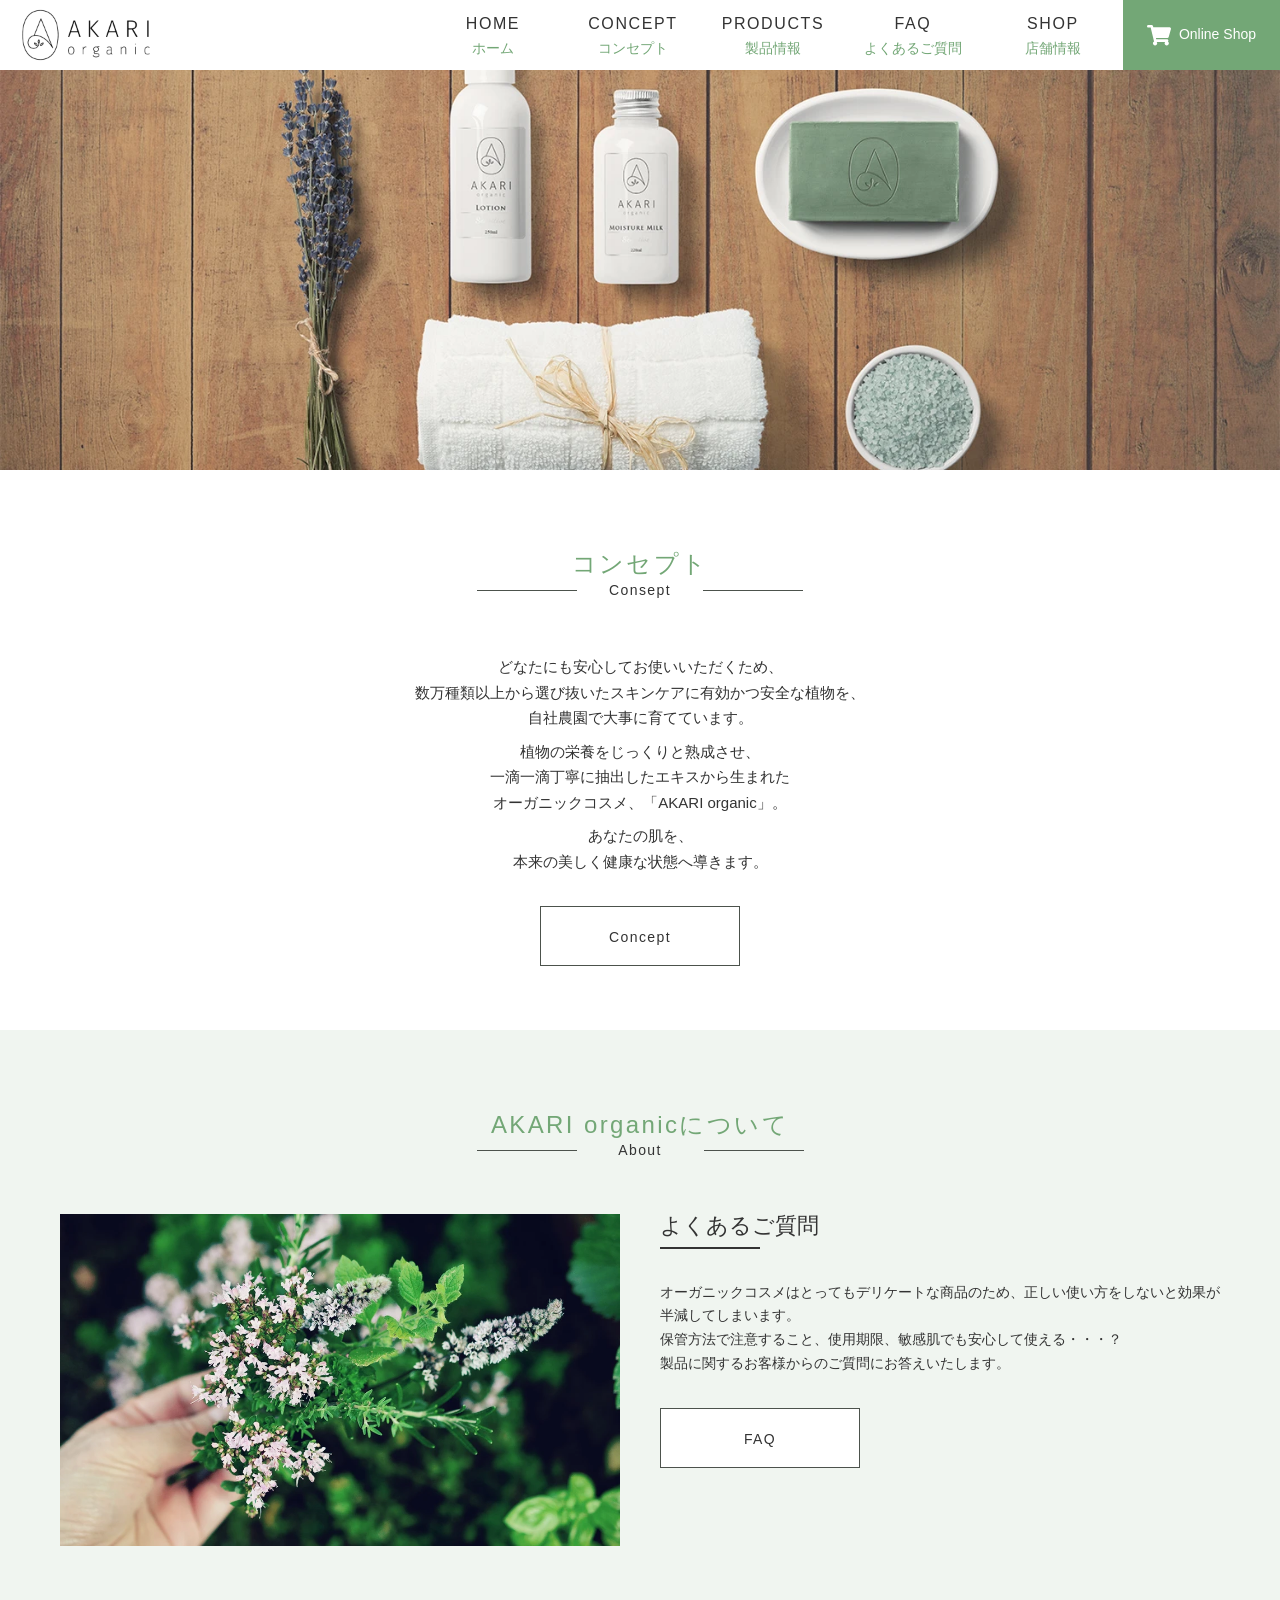
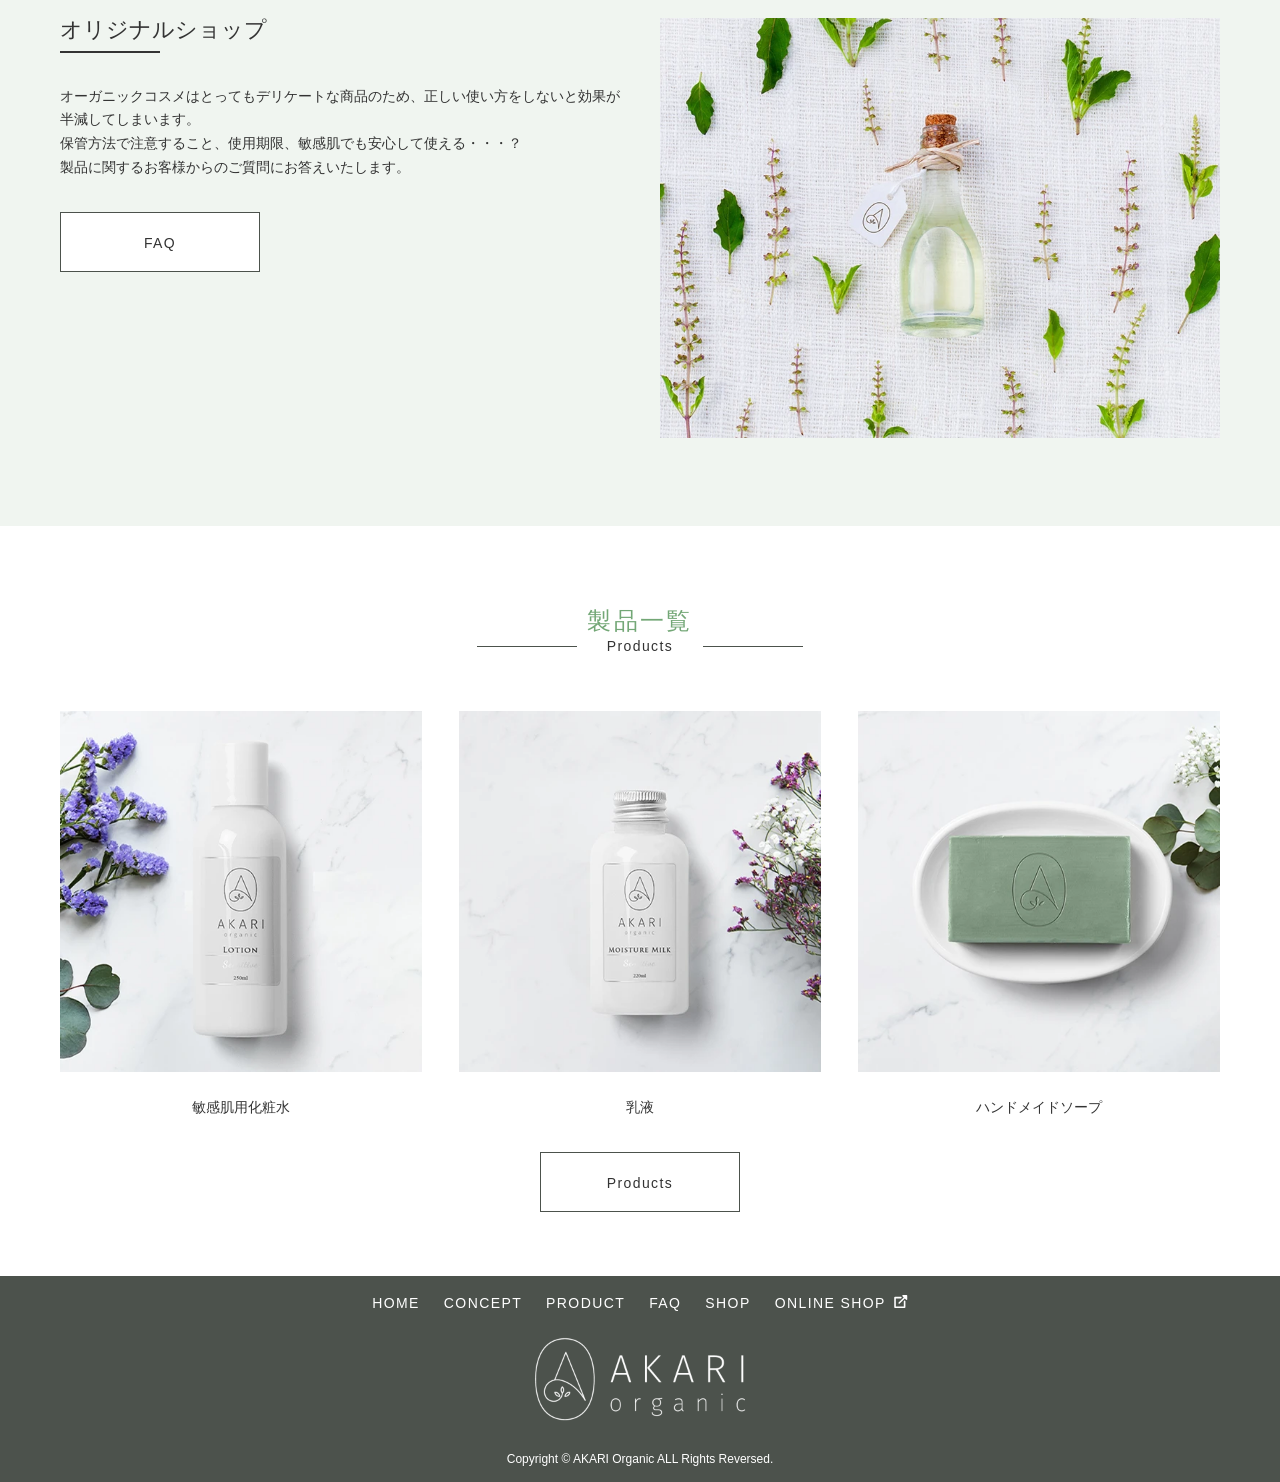
<file: index.html>
<!DOCTYPE html>
<html lang="ja">

<head>
    <meta charset="UTF-8">
    <meta name="viewport" content="width=device-width, initial-scale=1.0">
    <title>タイトル</title>
    <link rel="stylesheet" href="CSS/style.min.css">
    <script src="js/script.js" defer></script>
</head>

<body>

    <header class="l-header">
        <h1 class="l-header__logo">
            <a href="index.html">
                <img src="img/common/logo.webp" alt="AKARI Organic">
            </a>
        </h1>

        <button class="l-header__navBtn" type="button">
            <span></span>

        </button>

        <nav class="l-header__nav">
            <button class="l-header__navClose" type="button"></button>
            <p class="l-header__navLogo">
                <img src="img/common/logo-menu.webp" alt="AKARI Organic">
            </p>

            <ul class="l-header__navList">
                <li class="l-header__navItem">
                    <a href="index.html">
                        <span class="l-header__navItemEn">Home</span>
                        <span class="l-header__navItemJa">ホーム</span>
                    </a>
                </li>
                <li class="l-header__navItem">
                    <a href="concept.html">
                        <span class="l-header__navItemEn">Concept</span>
                        <span class="l-header__navItemJa">コンセプト</span>
                    </a>
                </li>
                <li class="l-header__navItem">
                    <a href="products.html">
                        <span class="l-header__navItemEn">Products</span>
                        <span class="l-header__navItemJa">製品情報</span>
                    </a>
                </li>
                <li class="l-header__navItem">
                    <a href="faq.html">
                        <span class="l-header__navItemEn">FAQ</span>
                        <span class="l-header__navItemJa">よくあるご質問</span>
                    </a>
                </li>
                <li class="l-header__navItem">
                    <a href="shop.html">
                        <span class="l-header__navItemEn">Shop</span>
                        <span class="l-header__navItemJa">店舗情報</span>
                    </a>
                </li>
            </ul>

            <div class="l-header__onLineShop">
                <a href="#" target="_blank" class="l-header__onLineShopSp">Online Shop</a>
                <a href="#" target="_blank" class="l-header__onLineshopPc">Online Shop</a>
            </div>
        </nav>
    </header>

    <main>
        <!-- メインビジュアル -->
        <div class="p-topMv">
            <img src="img/top/mv.webp" alt="メインビジュアル">
        </div>

        <!-- コンセプト -->
        <section class="p-topConcept">
            <div class="l-container">
                <h2 class="c-sectionTitle">
                    <span class="c-sectionTitle__ja">コンセプト</span>
                    <span class="c-sectionTitle__en">Consept</span>
                </h2>
                <div class="p-topConcept__text">
                    <p>
                        どなたにも安心してお使いいただくため、<br>
                        数万種類以上から選び抜いたスキンケアに有効かつ安全な植物を、<br>
                        自社農園で大事に育てています。
                    </p>

                    <p>
                        植物の栄養をじっくりと熟成させ、<br>
                        一滴一滴丁寧に抽出したエキスから生まれた<br>
                        オーガニックコスメ、「AKARI organic」。
                    </p>

                    <p>あなたの肌を、<br>
                        本来の美しく健康な状態へ導きます。
                    </p>
                </div>
                <div class="p-topConcept__link">
                    <a href="#" class="c-btn">Concept</a>
                </div>
            </div>
        </section>

        <!-- About -->
        <section class="p-topAbout">
            <div class="l-container">
                <h2 class="c-sectionTitle">
                    <span class="c-sectionTitle__ja">AKARI organicについて</span>
                    <span class="c-sectionTitle__en">About</span>
                </h2>

                <section class="p-topAbout__subSection p-topAbout__subSection--faq">
                    <h3 class="c-heading">よくあるご質問</h3>
                    <img src="img/top/about-faq.webp" alt="" class="p-topAbout__subSectionImg">
                    <p class="p-topAbout__subSectionText">
                        オーガニックコスメはとってもデリケートな商品のため、正しい使い方をしないと効果が半減してしまいます。<br>
                        保管方法で注意すること、使用期限、敏感肌でも安心して使える・・・？<br>
                        製品に関するお客様からのご質問にお答えいたします。
                    </p>
                    <div class="p-topAbout__subSectionLink">
                        <a href="#" class="c-btn">FAQ</a>
                    </div>
                </section>
                <section class="p-topAbout__subSection p-topAbout__subSection--shop">
                    <h3 class="c-heading">オリジナルショップ</h3>
                    <img src="img/top/about-shop.webp" alt="" class="p-topAbout__subSectionImg">
                    <p class="p-topAbout__subSectionText">
                        オーガニックコスメはとってもデリケートな商品のため、正しい使い方をしないと効果が半減してしまいます。<br>
                        保管方法で注意すること、使用期限、敏感肌でも安心して使える・・・？<br>
                        製品に関するお客様からのご質問にお答えいたします。
                    </p>
                    <div class="p-topAbout__subSectionLink">
                        <a href="#" class="c-btn">FAQ</a>
                    </div>
                </section>
            </div>
        </section>

        <!-- 製品一覧 -->
        <section class="p-products">
            <div class="l-container">
                <h2 class="c-sectionTitle">
                    <span class="c-sectionTitle__ja">製品一覧</span>
                    <span class="c-sectionTitle__en">Products</span>
                </h2>

                <div class="l-columns p-products__list">
                    <div class="l-columns__col4--pc">
                        <div class="p-products__listItem">
                        <a href="detail.html">
                            <img src="img/common/product-list-lotion.webp" alt="" class="p-products__listItemImg">
                            <p class="p-products__listItemTitle">
                                敏感肌用化粧水
                            </p>
                        </a>
                    </div>
                </div>
                    <div class="l-columns__col4--pc"><div class="p-products__listItem">
                        <a href="detail.html">
                            <img src="img/common/product-list-milk.webp" alt="" class="p-products__listItemImg">
                            <p class="p-products__listItemTitle">
                                乳液
                            </p>
                        </a>
                    </div></div>
                    <div class="l-columns__col4--pc"><div class="p-products__listItem">
                        <a href="detail.html">
                            <img src="img/common/product-list-soap.webp" alt="" class="p-products__listItemImg">
                            <p class="p-products__listItemTitle">
                                ハンドメイドソープ
                            </p>
                        </a>
                    </div></div>
                </div>

                <div class="p-products__link">
                    <a href="prodicts.thml" class="c-btn">Products</a>
                </div>
            </div>
        </section>
    </main>

    <nav class="c-hooterNav">
        <ul class="c-hooterNav__list">
            <li class="c-hooterNav__listItem"><a href="#">Home</a></li>
            <li class="c-hooterNav__listItem"><a href="#">Concept</a></li>
            <li class="c-hooterNav__listItem"><a href="#">Product</a></li>
            <li class="c-hooterNav__listItem"><a href="#">Faq</a></li>
            <li class="c-hooterNav__listItem"><a href="#">Shop</a></li>
            <li class="c-hooterNav__listItem"><a href="" target="_blank" class="c-hooterNav__outerLink">Online Shop</a>
            </li>
        </ul>
    </nav>

    <footer class="l-footer">
        <div class="l-footer__logo">
            <img src="img/common/logo-white.webp" alt="AKARI Organic">
        </div>
        <small class="l-footer__copyright">
            Copyright &copy; AKARI Organic ALL Rights Reversed.
        </small>
    </footer>

</body>

</html>
</file>
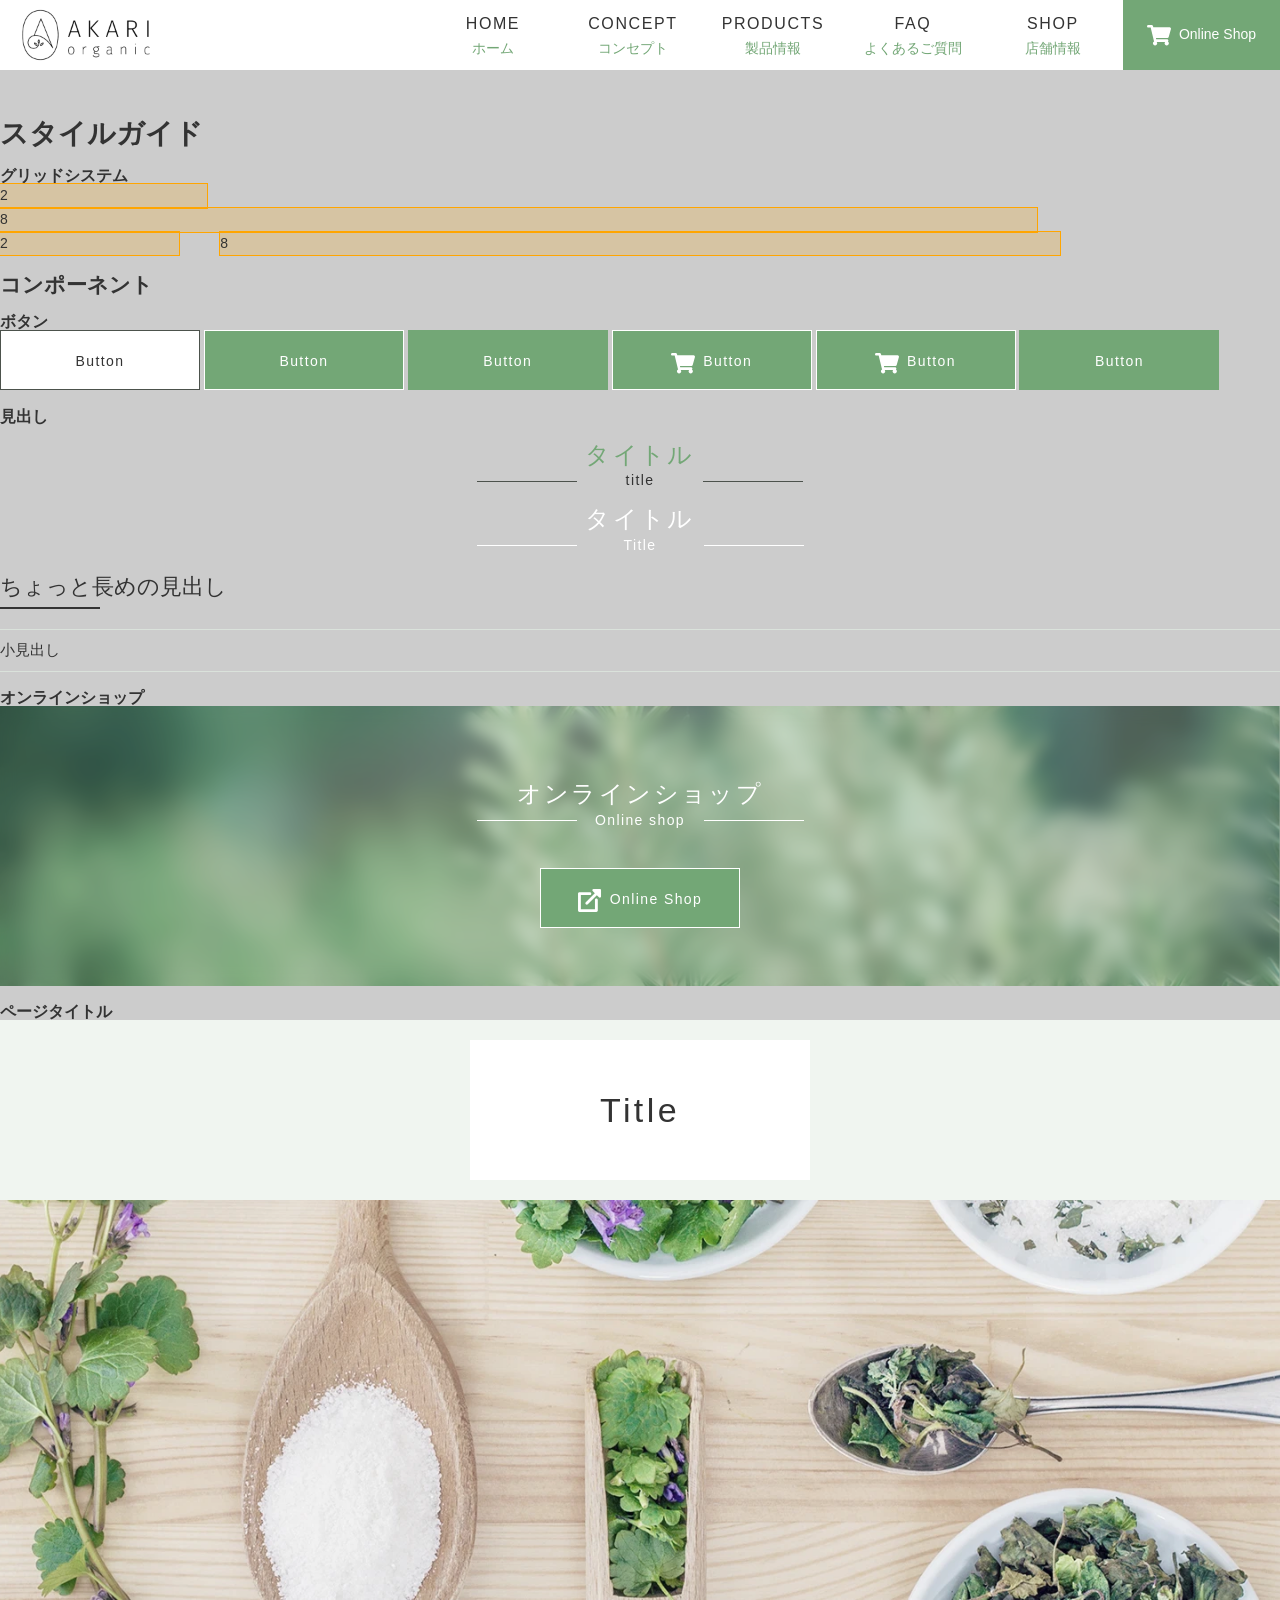
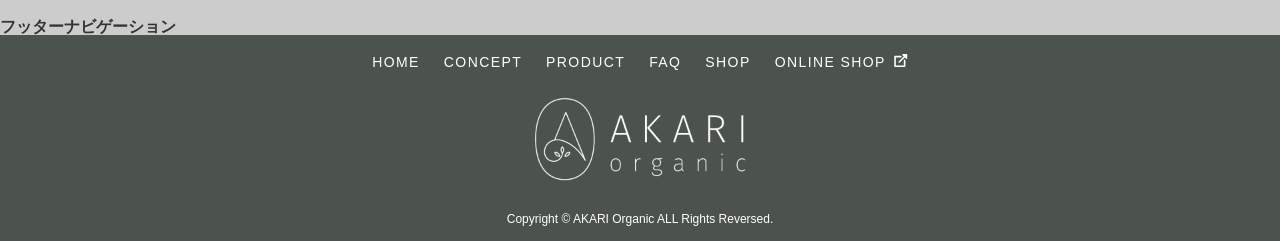
<file: components.html>
<!DOCTYPE html>
<html lang="ja">

<head>
    <meta charset="UTF-8">
    <meta name="viewport" content="width=device-width, initial-scale=1.0">
    <title>コンポーネント</title>
    <link rel="stylesheet" href="CSS/style.min.css">
    <style>
        body {
            background: #ccc;
            padding-top: 100px;
        }

        hr {
            margin-block: 40px;
        }

        [class*="l-columns__col"] {
            outline: 1px solid orange;
            background-color: rgba(255, 165, 0, .2);
        }
    </style>

    <script src="js/script.js" defer></script>
</head>

<body>

    <h1>スタイルガイド</h1>
    <header class="l-header">
        <h1 class="l-header__logo">
            <a href="index.html">
                <img src="img/common/logo.webp" alt="AKARI Organic">
            </a>
        </h1>

        <button class="l-header__navBtn" type="button">
            <span></span>

        </button>

        <nav class="l-header__nav">
            <button class="l-header__navClose" type="button"></button>
            <p class="l-header__navLogo">
                <img src="img/common/logo-menu.webp" alt="AKARI Organic">
            </p>

            <ul class="l-header__navList">
                <li class="l-header__navItem">
                    <a href="index.html">
                        <span class="l-header__navItemEn">Home</span>
                        <span class="l-header__navItemJa">ホーム</span>
                    </a>
                </li>
                <li class="l-header__navItem">
                    <a href="concept.html">
                        <span class="l-header__navItemEn">Concept</span>
                        <span class="l-header__navItemJa">コンセプト</span>
                    </a>
                </li>
                <li class="l-header__navItem">
                    <a href="products.html">
                        <span class="l-header__navItemEn">Products</span>
                        <span class="l-header__navItemJa">製品情報</span>
                    </a>
                </li>
                <li class="l-header__navItem">
                    <a href="faq.html">
                        <span class="l-header__navItemEn">FAQ</span>
                        <span class="l-header__navItemJa">よくあるご質問</span>
                    </a>
                </li>
                <li class="l-header__navItem">
                    <a href="shop.html">
                        <span class="l-header__navItemEn">Shop</span>
                        <span class="l-header__navItemJa">店舗情報</span>
                    </a>
                </li>
            </ul>

            <div class="l-header__onLineShop">
                <a href="#" target="_blank" class="l-header__onLineShopSp">Online Shop</a>
                <a href="#" target="_blank" class="l-header__onLineshopPc">Online Shop</a>
            </div>
        </nav>
    </header>

    <h3>グリッドシステム</h3>
    <div class="l-columns l-columns--between">
        <div class="l-columns__col2">2</div>
        <div class="l-columns__col8">8</div>
    </div>
    <div class="l-columns">
        <div class="l-columns__col2--pc">2</div>
        <div class="l-columns__col8--pc">8</div>
    </div>


    <h2>コンポーネント</h2>
    <h3>ボタン</h3>
    <a href="#" class="c-btn">Button</a>
    <a href="#" class="c-btn c-btn--white">Button</a>
    <a href="" class="c-btn c-btn--accent">Button</a>
    <a href="" class="c-btn c-btn--icon c-btn--white c-btn--cart">Button</a>
    <a href="" class="c-btn c-btn--icon c-btn--white c-btn--cart">Button</a>
    <a href="" class="c-btn c-btn--accent c-btn--cart">Button</a>

    <h3>見出し</h3>
    <h2 class="c-sectionTitle">
        <span class="c-sectionTitle__ja">タイトル</span>
        <span class="c-sectionTitle__en">title</span>
    </h2>
    <h2 class="c-sectionTitle c-sectionTitle--white">
        <span class="c-sectionTitle__ja">タイトル</span>
        <span class="c-sectionTitle__en">Title</span>
    </h2>

    <h3 class="c-heading">ちょっと長めの見出し</h3>

    <h4 class="c-headingSub">小見出し</h4>

    <h3>オンラインショップ</h3>
    <section class="c-onlineShop">
        <h2 class="c-sectionTitle c-sectionTitle--white">
            <span class="c-sectionTitle__ja">オンラインショップ</span>
            <span class="c-sectionTitle__en">Online shop</span>
        </h2>
        <a href="#" class="c-btn c-btn--white c-btn--icon c-btn--outerlink" target="_blank">Online Shop</a>
    </section>

    <h3>ページタイトル</h3>
    <div class="c-pageTitle">
        <div class="c-pageTitle__heading">
            <h1 class="c-pageTitle__headingText">Title</h1>
        </div>
        <div class="c-pageTitle__img">
            <img src="img/consept/page-title-concept.webp" alt="">
        </div>
    </div>

    <h3>フッターナビゲーション</h3>
    <nav class="c-hooterNav">
        <ul class="c-hooterNav__list">
            <li class="c-hooterNav__listItem"><a href="#">Home</a></li>
            <li class="c-hooterNav__listItem"><a href="#">Concept</a></li>
            <li class="c-hooterNav__listItem"><a href="#">Product</a></li>
            <li class="c-hooterNav__listItem"><a href="#">Faq</a></li>
            <li class="c-hooterNav__listItem"><a href="#">Shop</a></li>
            <li class="c-hooterNav__listItem"><a href="" target="_blank" class="c-hooterNav__outerLink">Online Shop</a>
            </li>
        </ul>
    </nav>

    <footer class="l-footer">
        <div class="l-footer__logo">
            <img src="img/common/logo-white.webp" alt="AKARI Organic">
        </div>
        <small class="l-footer__copyright">
            Copyright &copy; AKARI Organic ALL Rights Reversed.
        </small>
    </footer>

</body>

</html>
</file>
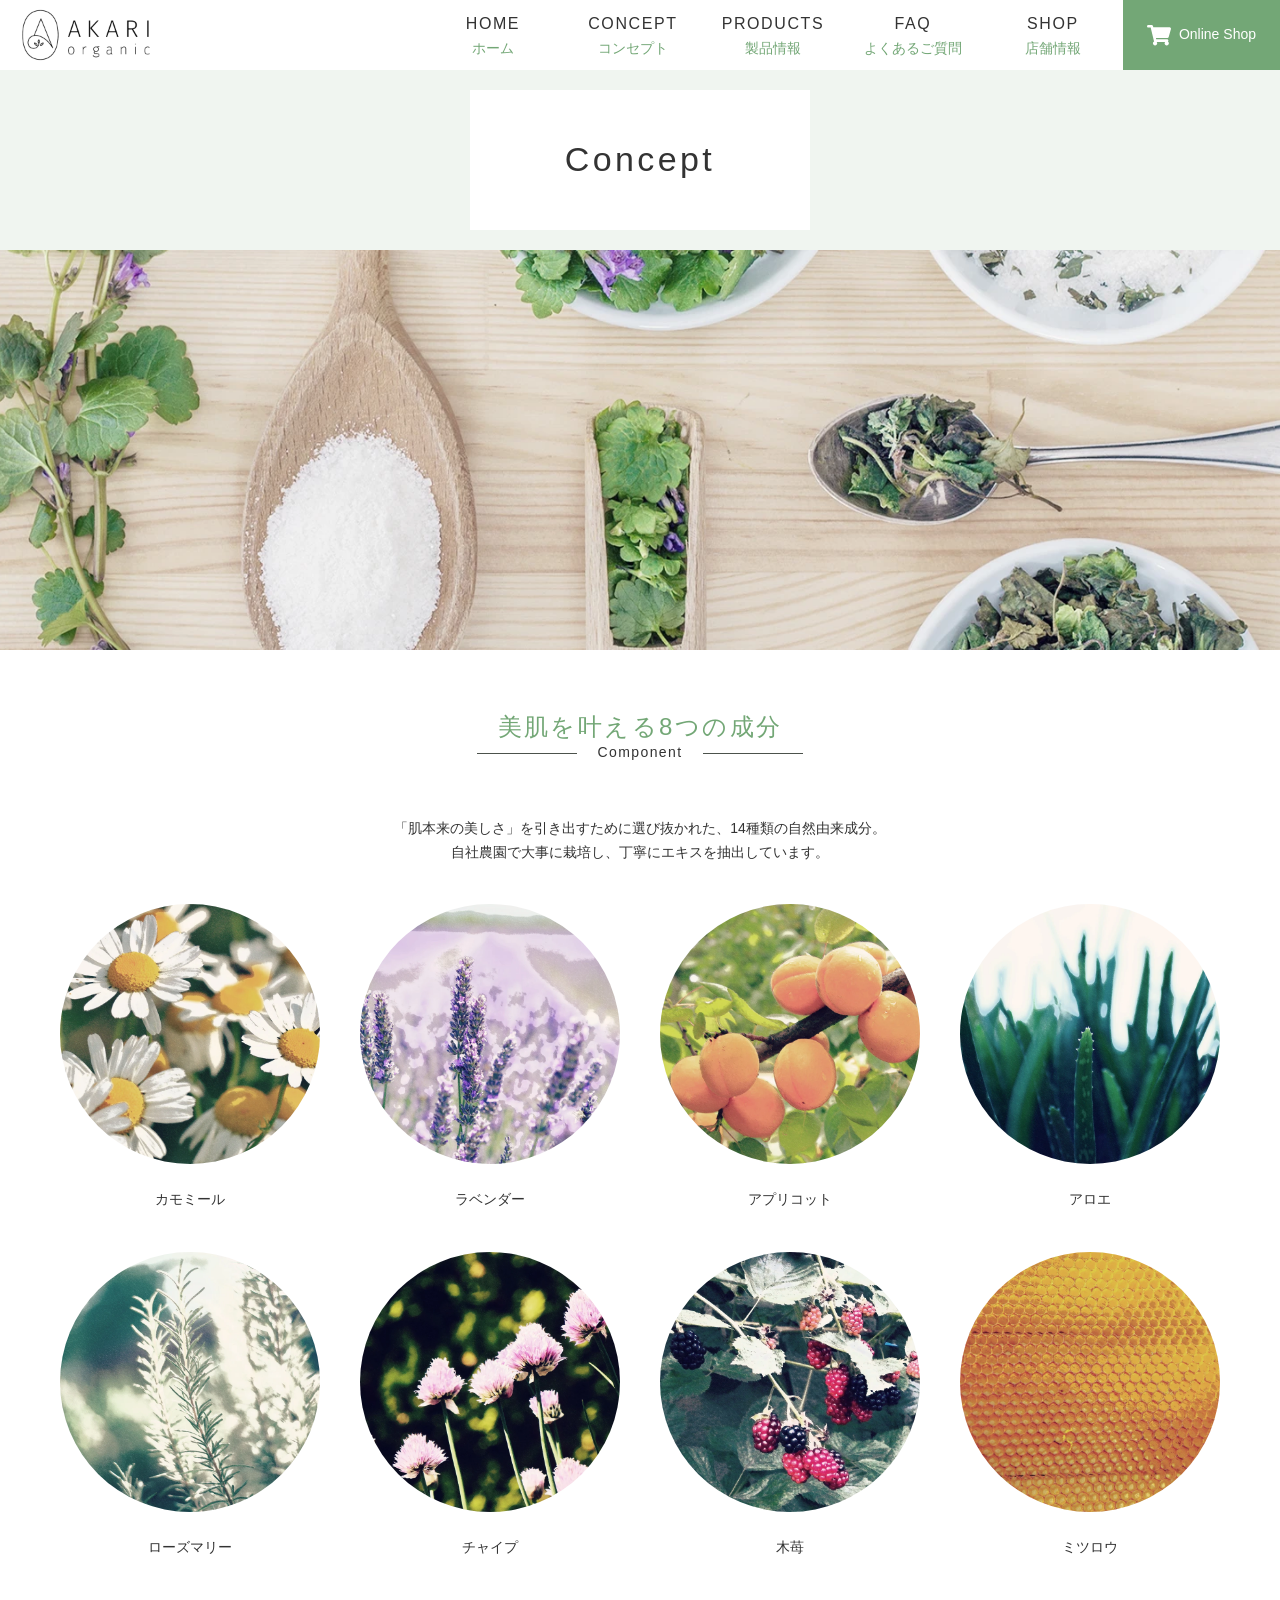
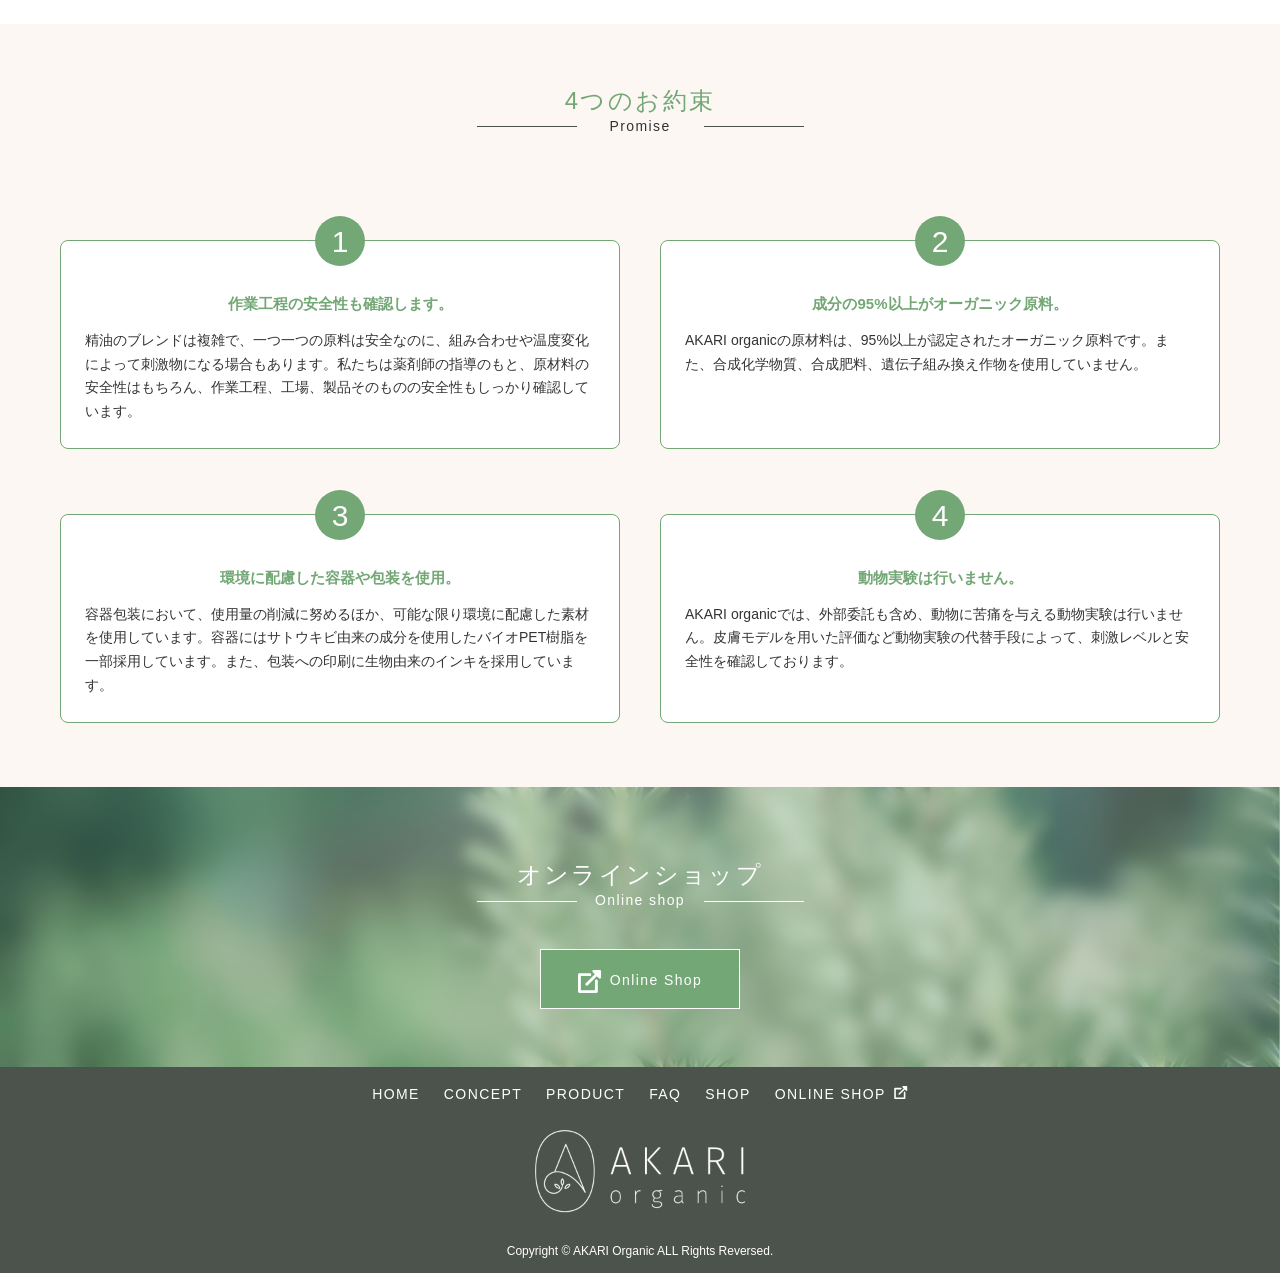
<file: concept.html>
<!DOCTYPE html>
<html lang="ja">

<head>
    <meta charset="UTF-8">
    <meta name="viewport" content="width=device-width, initial-scale=1.0">
    <title>Concept</title>
    <link rel="stylesheet" href="CSS/style.min.css">
    <script src="js/script.js" defer></script>
</head>

<body>

    <!-- ヘッダー -->
    <header class="l-header">
        <h1 class="l-header__logo">
            <a href="index.html">
                <img src="img/common/logo.webp" alt="AKARI Organic">
            </a>
        </h1>

        <button class="l-header__navBtn" type="button">
            <span></span>

        </button>

        <nav class="l-header__nav">
            <button class="l-header__navClose" type="button"></button>
            <p class="l-header__navLogo">
                <img src="img/common/logo-menu.webp" alt="AKARI Organic">
            </p>

            <ul class="l-header__navList">
                <li class="l-header__navItem">
                    <a href="index.html">
                        <span class="l-header__navItemEn">Home</span>
                        <span class="l-header__navItemJa">ホーム</span>
                    </a>
                </li>
                <li class="l-header__navItem">
                    <a href="concept.html">
                        <span class="l-header__navItemEn">Concept</span>
                        <span class="l-header__navItemJa">コンセプト</span>
                    </a>
                </li>
                <li class="l-header__navItem">
                    <a href="products.html">
                        <span class="l-header__navItemEn">Products</span>
                        <span class="l-header__navItemJa">製品情報</span>
                    </a>
                </li>
                <li class="l-header__navItem">
                    <a href="faq.html">
                        <span class="l-header__navItemEn">FAQ</span>
                        <span class="l-header__navItemJa">よくあるご質問</span>
                    </a>
                </li>
                <li class="l-header__navItem">
                    <a href="shop.html">
                        <span class="l-header__navItemEn">Shop</span>
                        <span class="l-header__navItemJa">店舗情報</span>
                    </a>
                </li>
            </ul>

            <div class="l-header__onLineShop">
                <a href="#" target="_blank" class="l-header__onLineShopSp">Online Shop</a>
                <a href="#" target="_blank" class="l-header__onLineshopPc">Online Shop</a>
            </div>
        </nav>
    </header>

    <!-- 内容 -->
    <main>
        <!-- 目次 -->
        <div class="c-pageTitle">
            <div class="c-pageTitle__heading">
                <h1 class="c-pageTitle__headingText">Concept</h1>
            </div>
            <div class="c-pageTitle__img">
                <img src="img/consept/page-title-concept.webp" alt="">
            </div>
        </div>

        <!-- Component -->
        <section class="p-component">
            <div class="l-container">
                <h2 class="c-sectionTitle">
                    <span class="c-sectionTitle__ja">美肌を叶える8つの成分</span>
                    <span class="c-sectionTitle__en">Component</span>
                </h2>
                <div class="p-component__text">
                    <p>
                        「肌本来の美しさ」を引き出すために選び抜かれた、14種類の自然由来成分。<br>
                        自社農園で大事に栽培し、丁寧にエキスを抽出しています。<br>
                    </p>
                </div>
                <ul class="p-component__list">
                    <li class="p-component__listItem">
                        <img src="img/consept/component-chamomile.webp" alt="" class="p-component__listItemImg">
                        <p class="p-component__listItemTitle">カモミール</p>
                    </li>
                    <li class="p-component__listItem"><img src="img/consept/component-lavender.webp" alt=""
                            class="p-component__listItemImg">
                        <p class="p-component__listItemTitle">ラベンダー</p>
                    </li>
                    <li class="p-component__listItem"><img src="img/consept/component-apricot.webp" alt=""
                            class="p-component__listItemImg">
                        <p class="p-component__listItemTitle">アプリコット</p>
                    </li>
                    <li class="p-component__listItem"><img src="img/consept/component-aloe.webp" alt=""
                            class="p-component__listItemImg">
                        <p class="p-component__listItemTitle">アロエ</p>
                    </li>
                    <li class="p-component__listItem"><img src="img/consept/component-rosemary.webp" alt=""
                            class="p-component__listItemImg">
                        <p class="p-component__listItemTitle">ローズマリー</p>
                    </li>
                    <li class="p-component__listItem"><img src="img/consept/component-chives.webp" alt=""
                            class="p-component__listItemImg">
                        <p class="p-component__listItemTitle">チャイプ</p>
                    </li>
                    <li class="p-component__listItem"><img src="img/consept/component-raspberry.webp" alt=""
                            class="p-component__listItemImg">
                        <p class="p-component__listItemTitle">木苺</p>
                    </li>
                    <li class="p-component__listItem"><img src="img/consept/component-beewax.webp" alt=""
                            class="p-component__listItemImg">
                        <p class="p-component__listItemTitle">ミツロウ</p>
                    </li>
                </ul>

            </div>
        </section>

        <!-- Promise -->
        <section class="p-promise">
            <div class="l-container">
                <h2 class="c-sectionTitle">
                    <span class="c-sectionTitle__ja">4つのお約束</span>
                    <span class="c-sectionTitle__en">Promise</span>
                </h2>
                <ul class="p-promise__list">
                    <li class="p-promise__listItem">
                        <span class="p-promise__number">1</span>
                        <h3 class="p-promise__listItemTitle">作業工程の安全性も確認します。</h3>
                        <p class="p-promise__listItemText">
                            精油のブレンドは複雑で、一つ一つの原料は安全なのに、組み合わせや温度変化によって刺激物になる場合もあります。私たちは薬剤師の指導のもと、原材料の安全性はもちろん、作業工程、工場、製品そのものの安全性もしっかり確認しています。
                        </p>
                    </li>

                    <li class="p-promise__listItem">
                        <span class="p-promise__number">2</span>
                        <h3 class="p-promise__listItemTitle"> 成分の95%以上がオーガニック原料。</h3>
                        <p class="p-promise__listItemText">AKARI
                            organicの原材料は、95%以上が認定されたオーガニック原料です。また、合成化学物質、合成肥料、遺伝子組み換え作物を使用していません。</p>
                    </li>

                    <li class="p-promise__listItem">
                        <span class="p-promise__number">3</span>
                        <h3 class="p-promise__listItemTitle">環境に配慮した容器や包装を使用。</h3>
                        <p class="p-promise__listItemText">
                            容器包装において、使用量の削減に努めるほか、可能な限り環境に配慮した素材を使用しています。容器にはサトウキビ由来の成分を使用したバイオPET樹脂を一部採用しています。また、包装への印刷に生物由来のインキを採用しています。
                        </p>
                    </li>
                    <li class="p-promise__listItem">
                        <span class="p-promise__number">4</span>
                        <h3 class="p-promise__listItemTitle">動物実験は行いません。</h3>
                        <p class="p-promise__listItemText">AKARI
                            organicでは、外部委託も含め、動物に苦痛を与える動物実験は行いません。皮膚モデルを用いた評価など動物実験の代替手段によって、刺激レベルと安全性を確認しております。</p>
                    </li>
                </ul>
            </div>
        </section>

    </main>

    <!-- オンラインショップ -->
     <section class="c-onlineShop">
        <h2 class="c-sectionTitle c-sectionTitle--white">
            <span class="c-sectionTitle__ja">オンラインショップ</span>
            <span class="c-sectionTitle__en">Online shop</span>
        </h2>
        <a href="#" class="c-btn c-btn--white c-btn--icon c-btn--outerlink" target="_blank">Online Shop</a>
    </section>

    <!-- ナビゲーション -->
    <nav class="c-hooterNav">
        <ul class="c-hooterNav__list">
            <li class="c-hooterNav__listItem"><a href="#">Home</a></li>
            <li class="c-hooterNav__listItem"><a href="concept.html">Concept</a></li>
            <li class="c-hooterNav__listItem"><a href="products.html">Product</a></li>
            <li class="c-hooterNav__listItem"><a href="faq.html">Faq</a></li>
            <li class="c-hooterNav__listItem"><a href="shop.html">Shop</a></li>
            <li class="c-hooterNav__listItem"><a href="#" target="_blank" class="c-hooterNav__outerLink">Online Shop</a>
            </li>
        </ul>
    </nav>

    <!-- フッター -->
    <footer class="l-footer">
        <div class="l-footer__logo">
            <a href="#">
                <img src="img/common/logo-white.webp" alt="AKARI Organic">
            </a>
        </div>
        <small class="l-footer__copyright">
            Copyright &copy; AKARI Organic ALL Rights Reversed.
        </small>
    </footer>

</body>

</html>
</file>
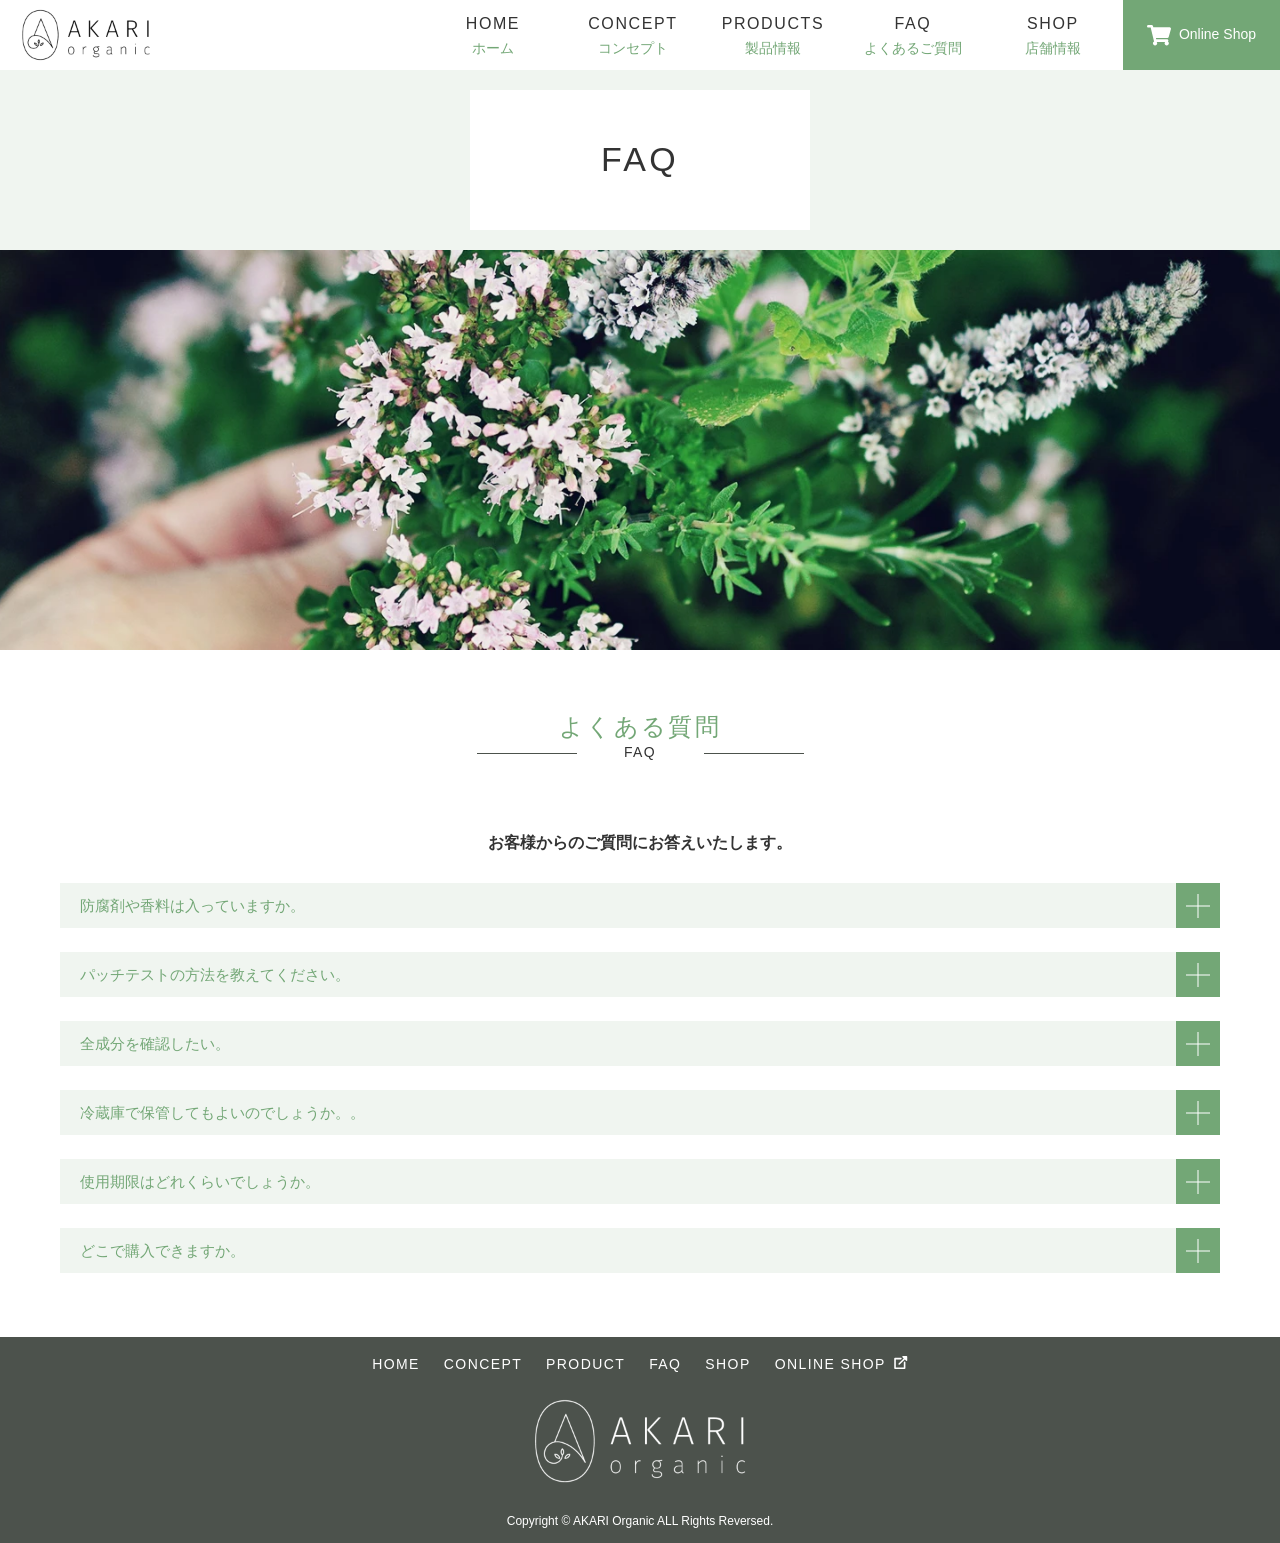
<file: faq.html>
<!DOCTYPE html>
<html lang="ja">

<head>
    <meta charset="UTF-8">
    <meta name="viewport" content="width=device-width, initial-scale=1.0">
    <title>FAQ</title>
    <link rel="stylesheet" href="CSS/style.min.css">
    <script src="js/script.js" defer></script>
</head>

<body>

    <!-- ヘッダー -->
    <header class="l-header">
        <h1 class="l-header__logo">
            <a href="index.html">
                <img src="img/common/logo.webp" alt="AKARI Organic">
            </a>
        </h1>

        <button class="l-header__navBtn" type="button">
            <span></span>

        </button>

        <nav class="l-header__nav">
            <button class="l-header__navClose" type="button"></button>
            <p class="l-header__navLogo">
                <img src="img/common/logo-menu.webp" alt="AKARI Organic">
            </p>

            <ul class="l-header__navList">
                <li class="l-header__navItem">
                    <a href="index.html">
                        <span class="l-header__navItemEn">Home</span>
                        <span class="l-header__navItemJa">ホーム</span>
                    </a>
                </li>
                <li class="l-header__navItem">
                    <a href="concept.html">
                        <span class="l-header__navItemEn">Concept</span>
                        <span class="l-header__navItemJa">コンセプト</span>
                    </a>
                </li>
                <li class="l-header__navItem">
                    <a href="products.html">
                        <span class="l-header__navItemEn">Products</span>
                        <span class="l-header__navItemJa">製品情報</span>
                    </a>
                </li>
                <li class="l-header__navItem">
                    <a href="faq.html">
                        <span class="l-header__navItemEn">FAQ</span>
                        <span class="l-header__navItemJa">よくあるご質問</span>
                    </a>
                </li>
                <li class="l-header__navItem">
                    <a href="shop.html">
                        <span class="l-header__navItemEn">Shop</span>
                        <span class="l-header__navItemJa">店舗情報</span>
                    </a>
                </li>
            </ul>

            <div class="l-header__onLineShop">
                <a href="#" target="_blank" class="l-header__onLineShopSp">Online Shop</a>
                <a href="#" target="_blank" class="l-header__onLineshopPc">Online Shop</a>
            </div>
        </nav>
    </header>

    <!-- 内容 -->
    <main>
        <!-- タイトル -->
        <div class="c-pageTitle">
            <div class="c-pageTitle__heading">
                <h1 class="c-pageTitle__headingText">FAQ</h1>
            </div>
            <div class="c-pageTitle__img">
                <img src="img/faq/page-title-faq.webp" alt="">
            </div>
        </div>
        <!-- 内容 -->
        <section class="p-faq">
            <div class="l-container">
                <h2 class="c-sectionTitle">
                    <span class="c-sectionTitle__ja">よくある質問</span>
                    <span class="c-sectionTitle__en">FAQ</span>
                </h2>
                <div class="p-faq__wrap">
                    <div class="p-faq__text">
                        <h3>お客様からのご質問にお答えいたします。</h3>
                    </div>
                    <ul class="p-faq__list">
                        <li class="p-faq__listItem">
                            <div class="p-faq__listQ">
                                <p>防腐剤や香料は入っていますか。</p>
                                <button class="p-faq__listBtn" type="button" aria-label="回答を開閉する">
                                </button>
                            </div>
                            <div class="p-faq__listA">
                                <p>防腐剤や合成香料は一切使用しておりません。AKARI organicの商品は植物を原料としており、植物から抽出した精油など、95%以上が認定されたオーガニック原料です。
                                </p>
                            </div>
                        </li>
                        <li class="p-faq__listItem">
                            <div class="p-faq__listQ">
                                <p>パッチテストの方法を教えてください。</p>
                                <button class="p-faq__listBtn" type="button" aria-label="回答を開閉する">
                                </button>
                            </div>
                        </li>
                        <li class="p-faq__listItem">
                            <div class="p-faq__listQ">
                                <p>全成分を確認したい。</p>
                                <button class="p-faq__listBtn" type="button" aria-label="回答を開閉する">
                                </button>
                            </div>
                        </li>
                        <li class="p-faq__listItem">
                            <div class="p-faq__listQ">
                                <p>冷蔵庫で保管してもよいのでしょうか。。</p>
                                <button class="p-faq__listBtn" type="button" aria-label="回答を開閉する">
                                </button>
                            </div>
                        </li>
                        <li class="p-faq__listItem">
                            <div class="p-faq__listQ">
                                <p>使用期限はどれくらいでしょうか。</p>
                                <button class="p-faq__listBtn" type="button" aria-label="回答を開閉する">
                                </button>
                            </div>
                        </li>
                        <li class="p-faq__listItem">
                            <div class="p-faq__listQ">
                                <p>どこで購入できますか。</p>
                                <button class="p-faq__listBtn" type="button" aria-label="回答を開閉する">
                                </button>
                            </div>
                        </li>
                    </ul>
                </div>
            </div>

        </section>
    </main>

    <!-- ナビゲーション -->
    <nav class="c-hooterNav">
        <ul class="c-hooterNav__list">
            <li class="c-hooterNav__listItem"><a href="#">Home</a></li>
            <li class="c-hooterNav__listItem"><a href="concept.html">Concept</a></li>
            <li class="c-hooterNav__listItem"><a href="products.html">Product</a></li>
            <li class="c-hooterNav__listItem"><a href="faq.html">Faq</a></li>
            <li class="c-hooterNav__listItem"><a href="shop.html">Shop</a></li>
            <li class="c-hooterNav__listItem"><a href="#" target="_blank" class="c-hooterNav__outerLink">Online Shop</a>
            </li>
        </ul>
    </nav>

    <!-- フッター -->
    <footer class="l-footer">
        <div class="l-footer__logo">
            <a href="#">
                <img src="img/common/logo-white.webp" alt="AKARI Organic">
            </a>
        </div>
        <small class="l-footer__copyright">
            Copyright &copy; AKARI Organic ALL Rights Reversed.
        </small>
    </footer>

</body>

</html>
</file>
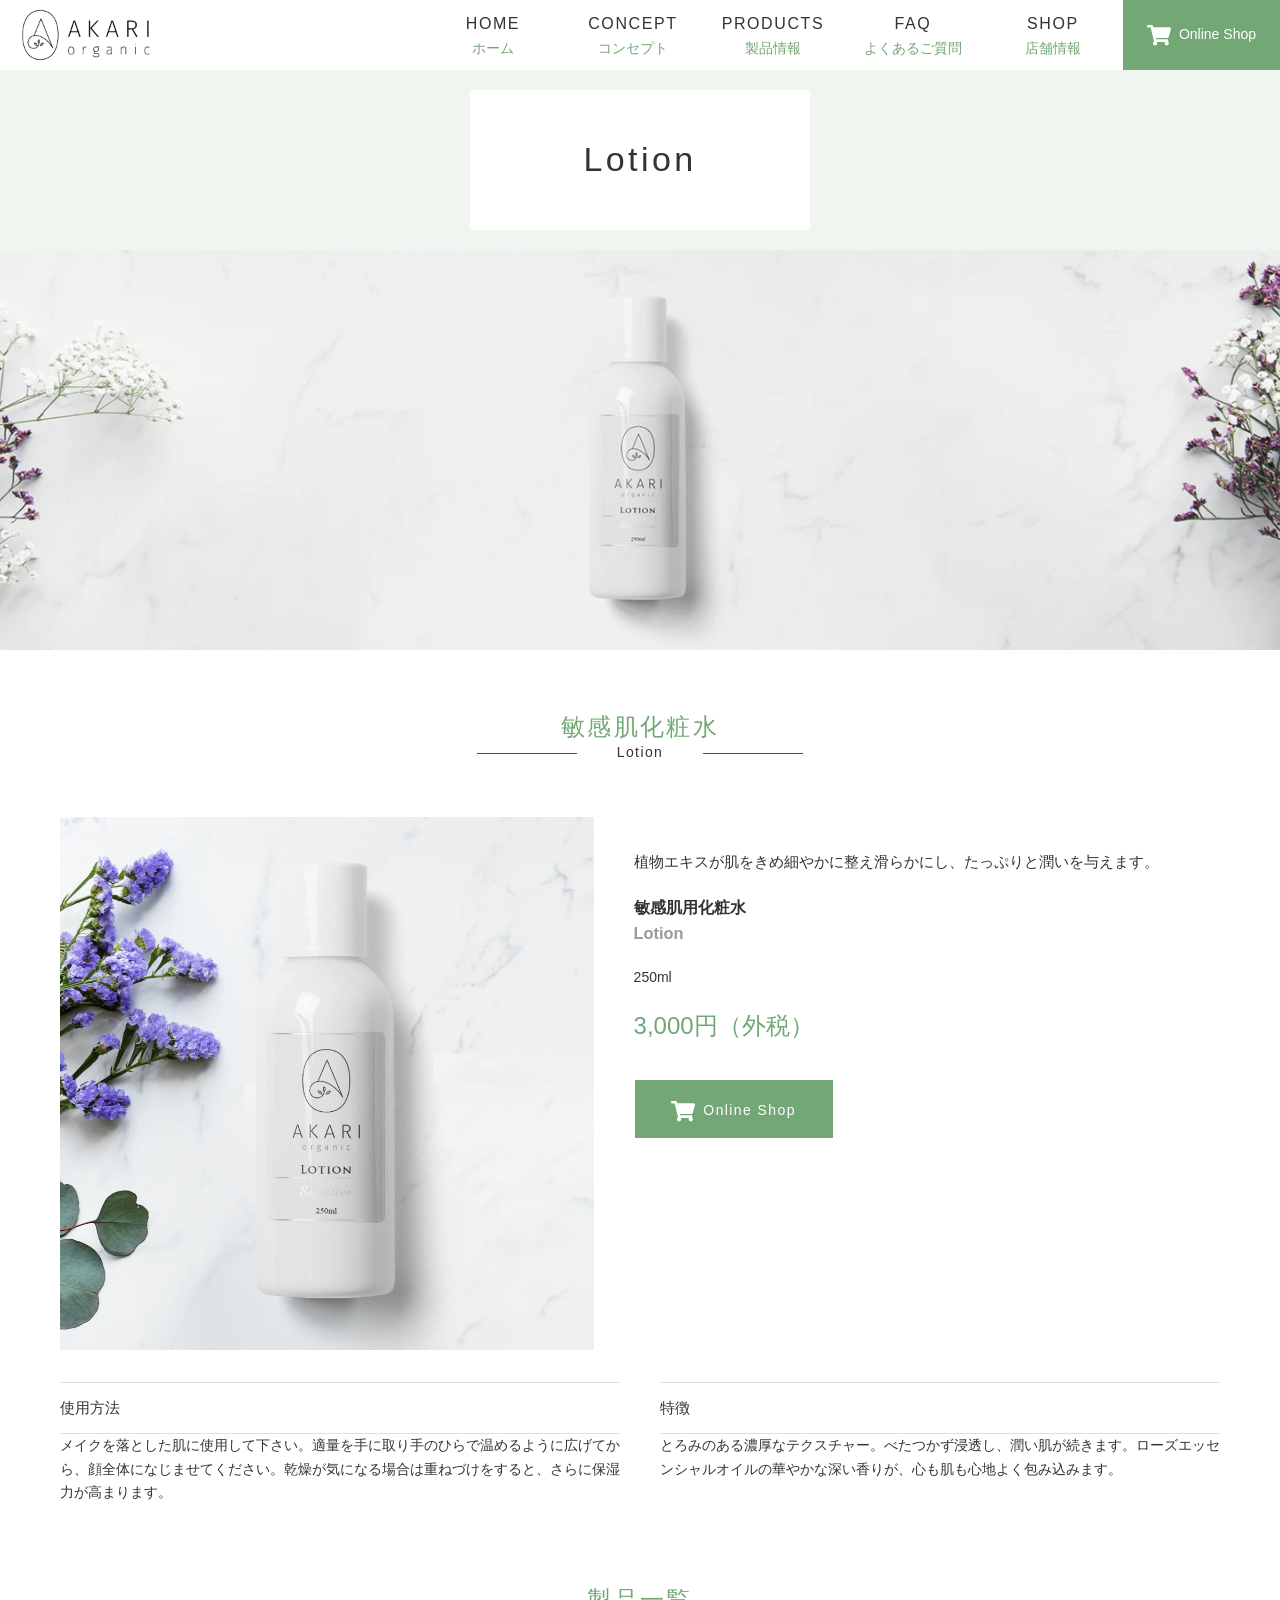
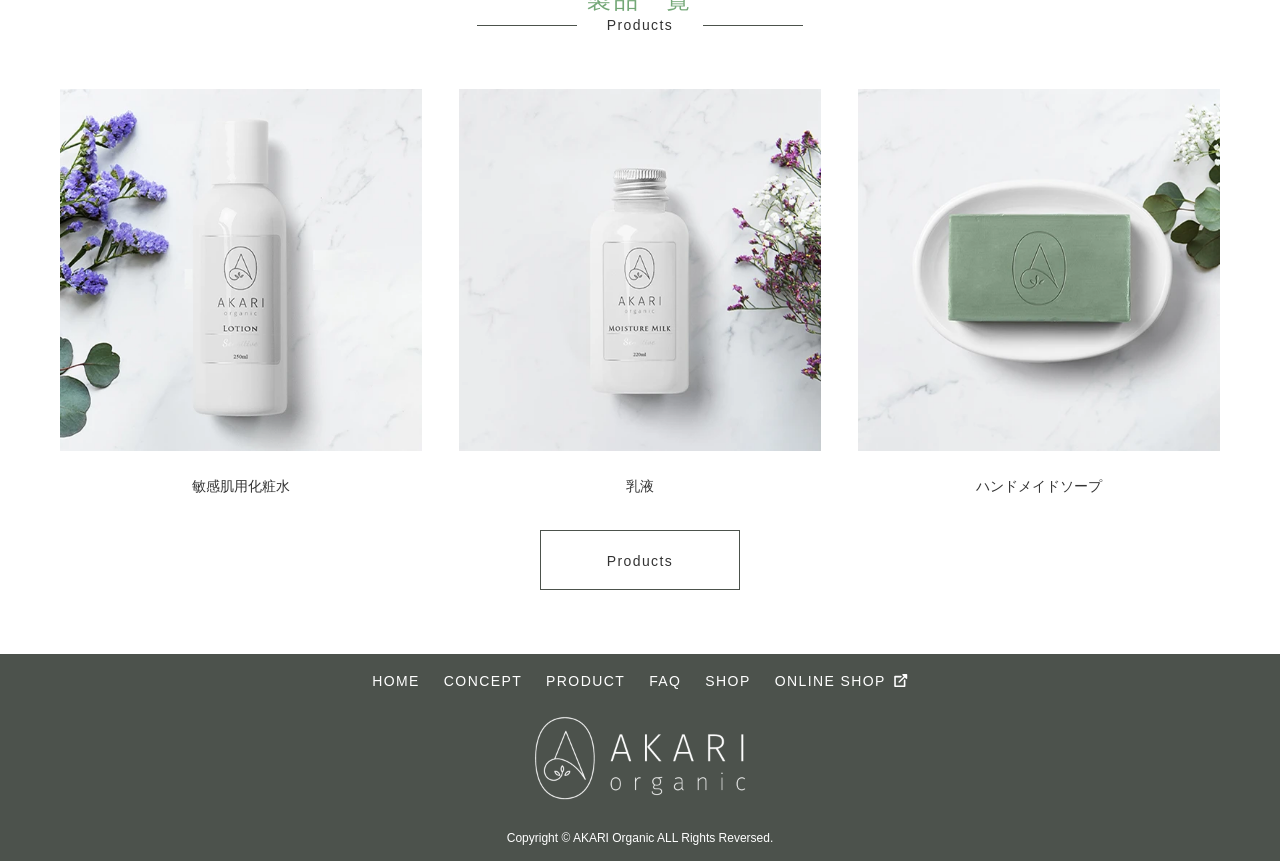
<file: lotion.html>
<!DOCTYPE html>
<html lang="ja">

<head>
    <meta charset="UTF-8">
    <meta name="viewport" content="width=device-width, initial-scale=1.0">
    <title>Lotion</title>
    <link rel="stylesheet" href="CSS/style.min.css">
    <script src="js/script.js" defer></script>
</head>

<body>

    <!-- ヘッダー -->
    <header class="l-header">
        <h1 class="l-header__logo">
            <a href="index.html">
                <img src="img/common/logo.webp" alt="AKARI Organic">
            </a>
        </h1>

        <button class="l-header__navBtn" type="button">
            <span></span>

        </button>

        <nav class="l-header__nav">
            <button class="l-header__navClose" type="button"></button>
            <p class="l-header__navLogo">
                <img src="img/common/logo-menu.webp" alt="AKARI Organic">
            </p>

            <ul class="l-header__navList">
                <li class="l-header__navItem">
                    <a href="index.html">
                        <span class="l-header__navItemEn">Home</span>
                        <span class="l-header__navItemJa">ホーム</span>
                    </a>
                </li>
                <li class="l-header__navItem">
                    <a href="concept.html">
                        <span class="l-header__navItemEn">Concept</span>
                        <span class="l-header__navItemJa">コンセプト</span>
                    </a>
                </li>
                <li class="l-header__navItem">
                    <a href="products.html">
                        <span class="l-header__navItemEn">Products</span>
                        <span class="l-header__navItemJa">製品情報</span>
                    </a>
                </li>
                <li class="l-header__navItem">
                    <a href="faq.html">
                        <span class="l-header__navItemEn">FAQ</span>
                        <span class="l-header__navItemJa">よくあるご質問</span>
                    </a>
                </li>
                <li class="l-header__navItem">
                    <a href="shop.html">
                        <span class="l-header__navItemEn">Shop</span>
                        <span class="l-header__navItemJa">店舗情報</span>
                    </a>
                </li>
            </ul>

            <div class="l-header__onLineShop">
                <a href="#" target="_blank" class="l-header__onLineShopSp">Online Shop</a>
                <a href="#" target="_blank" class="l-header__onLineshopPc">Online Shop</a>
            </div>
        </nav>
    </header>

    <!-- 内容 -->
    <main>
        <!-- 目次 -->
        <div class="c-pageTitle">
            <div class="c-pageTitle__heading">
                <h1 class="c-pageTitle__headingText">Lotion</h1>
            </div>
            <div class="c-pageTitle__img">
                <img src="img/products-detail/page-title-product-detail.webp" alt="">
            </div>
        </div>
        <!-- 内容 -->
        <section class="p-productDetail">
            <div class="l-container">

                <h2 class="c-sectionTitle">
                    <span class="c-sectionTitle__ja">敏感肌化粧水</span>
                    <span class="c-sectionTitle__en">Lotion</span>
                </h2>
                <!-- Lotion -->
                <div class="p-productDetail__inner">
                    <div class="p-productDetail__img">
                        <img src="img/products/detail-lotion.webp" alt="敏感化粧水">
                    </div>
                    <div class="p-productDetail__info">
                        <p class="p-productDetail__text">植物エキスが肌をきめ細やかに整え滑らかにし、たっぷりと潤いを与えます。</p>
                        <h3 class="p-productDetail__title">
                            <p class="p-productDetail__tilteJa">敏感肌用化粧水</p>
                            <p class="p-productDetail__titleEn">Lotion</p>
                        </h3>
                        <p class="p-productDetail__volume">250ml</p>
                        <p class="p-productDetail__price">3,000円（外税）</p>
                        <div class="p-productDetail__link">
                            <a href="" class="c-btn c-btn--icon c-btn--white c-btn--cart">Online Shop</a>
                        </div>
                    </div>
                </div>
                <dl class="p-productDetail__description">
                    <div class="p-productDetail__item">
                        <dt>
                            <span class="c-headingSub">使用方法</span>
                        </dt>
                        <dd>メイクを落とした肌に使用して下さい。適量を手に取り手のひらで温めるように広げてから、顔全体になじませてください。乾燥が気になる場合は重ねづけをすると、さらに保湿力が高まります。
                        </dd>
                    </div>
                    <div class="p-productDetail__item">
                        <dt><span class="c-headingSub">特徴</span></dt>
                        <dd>とろみのある濃厚なテクスチャー。べたつかず浸透し、潤い肌が続きます。ローズエッセンシャルオイルの華やかな深い香りが、心も肌も心地よく包み込みます。</dd>
                    </div>
                </dl>
            </div>
            </div>
            </div>
        </section>

        <!-- 製品一覧 -->
        <section class="p-products">
            <div class="l-container">
                <h2 class="c-sectionTitle">
                    <span class="c-sectionTitle__ja">製品一覧</span>
                    <span class="c-sectionTitle__en">Products</span>
                </h2>

                <div class="l-columns p-products__list">
                    <div class="l-columns__col4--pc">
                        <div class="p-products__listItem">
                            <a href="detail.html">
                                <img src="img/common/product-list-lotion.webp" alt="" class="p-products__listItemImg">
                                <p class="p-products__listItemTitle">
                                    敏感肌用化粧水
                                </p>
                            </a>
                        </div>
                    </div>
                    <div class="l-columns__col4--pc">
                        <div class="p-products__listItem">
                            <a href="detail.html">
                                <img src="img/common/product-list-milk.webp" alt="" class="p-products__listItemImg">
                                <p class="p-products__listItemTitle">
                                    乳液
                                </p>
                            </a>
                        </div>
                    </div>
                    <div class="l-columns__col4--pc">
                        <div class="p-products__listItem">
                            <a href="detail.html">
                                <img src="img/common/product-list-soap.webp" alt="" class="p-products__listItemImg">
                                <p class="p-products__listItemTitle">
                                    ハンドメイドソープ
                                </p>
                            </a>
                        </div>
                    </div>
                </div>

                <div class="p-products__link">
                    <a href="prodicts.thml" class="c-btn">Products</a>
                </div>
            </div>
        </section>
    </main>

    <!-- ナビゲーション -->
    <nav class="c-hooterNav">
        <ul class="c-hooterNav__list">
            <li class="c-hooterNav__listItem"><a href="#">Home</a></li>
            <li class="c-hooterNav__listItem"><a href="concept.html">Concept</a></li>
            <li class="c-hooterNav__listItem"><a href="products.html">Product</a></li>
            <li class="c-hooterNav__listItem"><a href="faq.html">Faq</a></li>
            <li class="c-hooterNav__listItem"><a href="shop.html">Shop</a></li>
            <li class="c-hooterNav__listItem"><a href="#" target="_blank" class="c-hooterNav__outerLink">Online Shop</a>
            </li>
        </ul>
    </nav>

    <!-- フッター -->
    <footer class="l-footer">
        <div class="l-footer__logo">
            <a href="#">
                <img src="img/common/logo-white.webp" alt="AKARI Organic">
            </a>
        </div>
        <small class="l-footer__copyright">
            Copyright &copy; AKARI Organic ALL Rights Reversed.
        </small>
    </footer>

</body>

</html>
</file>
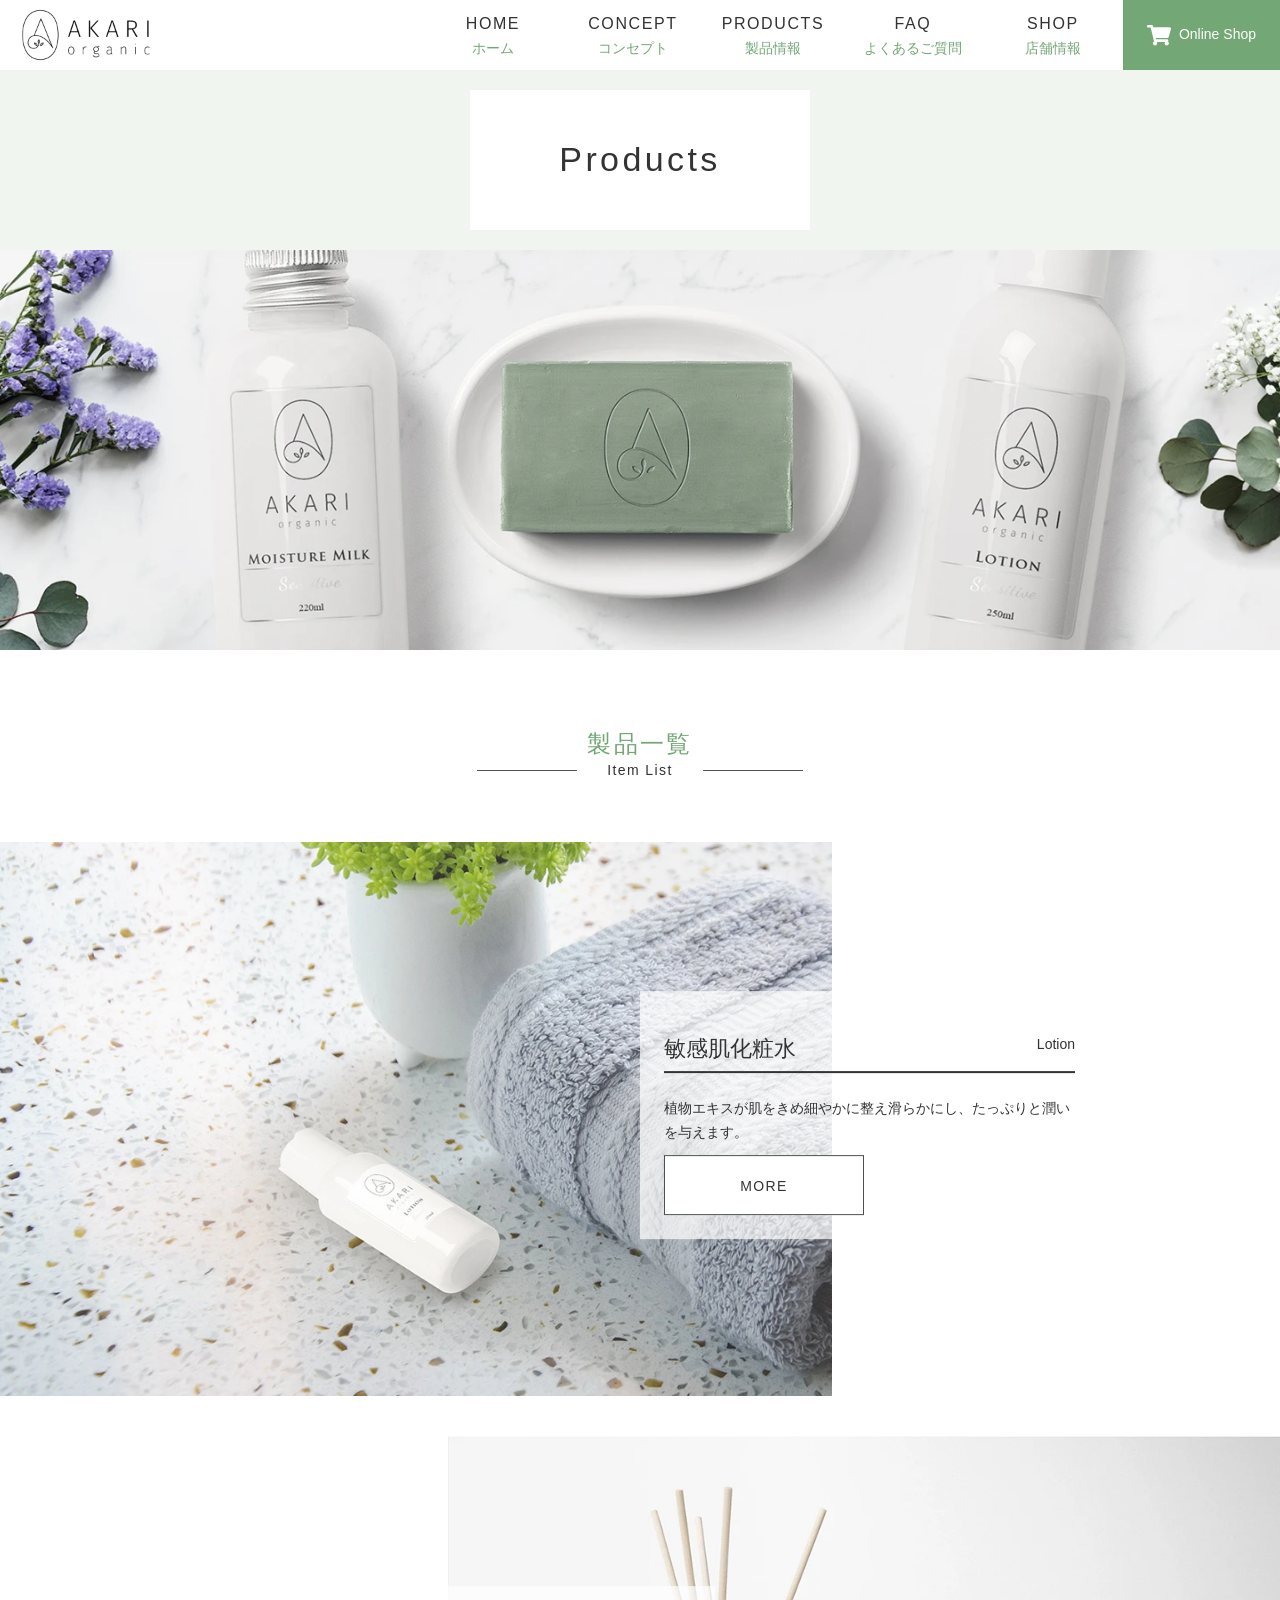
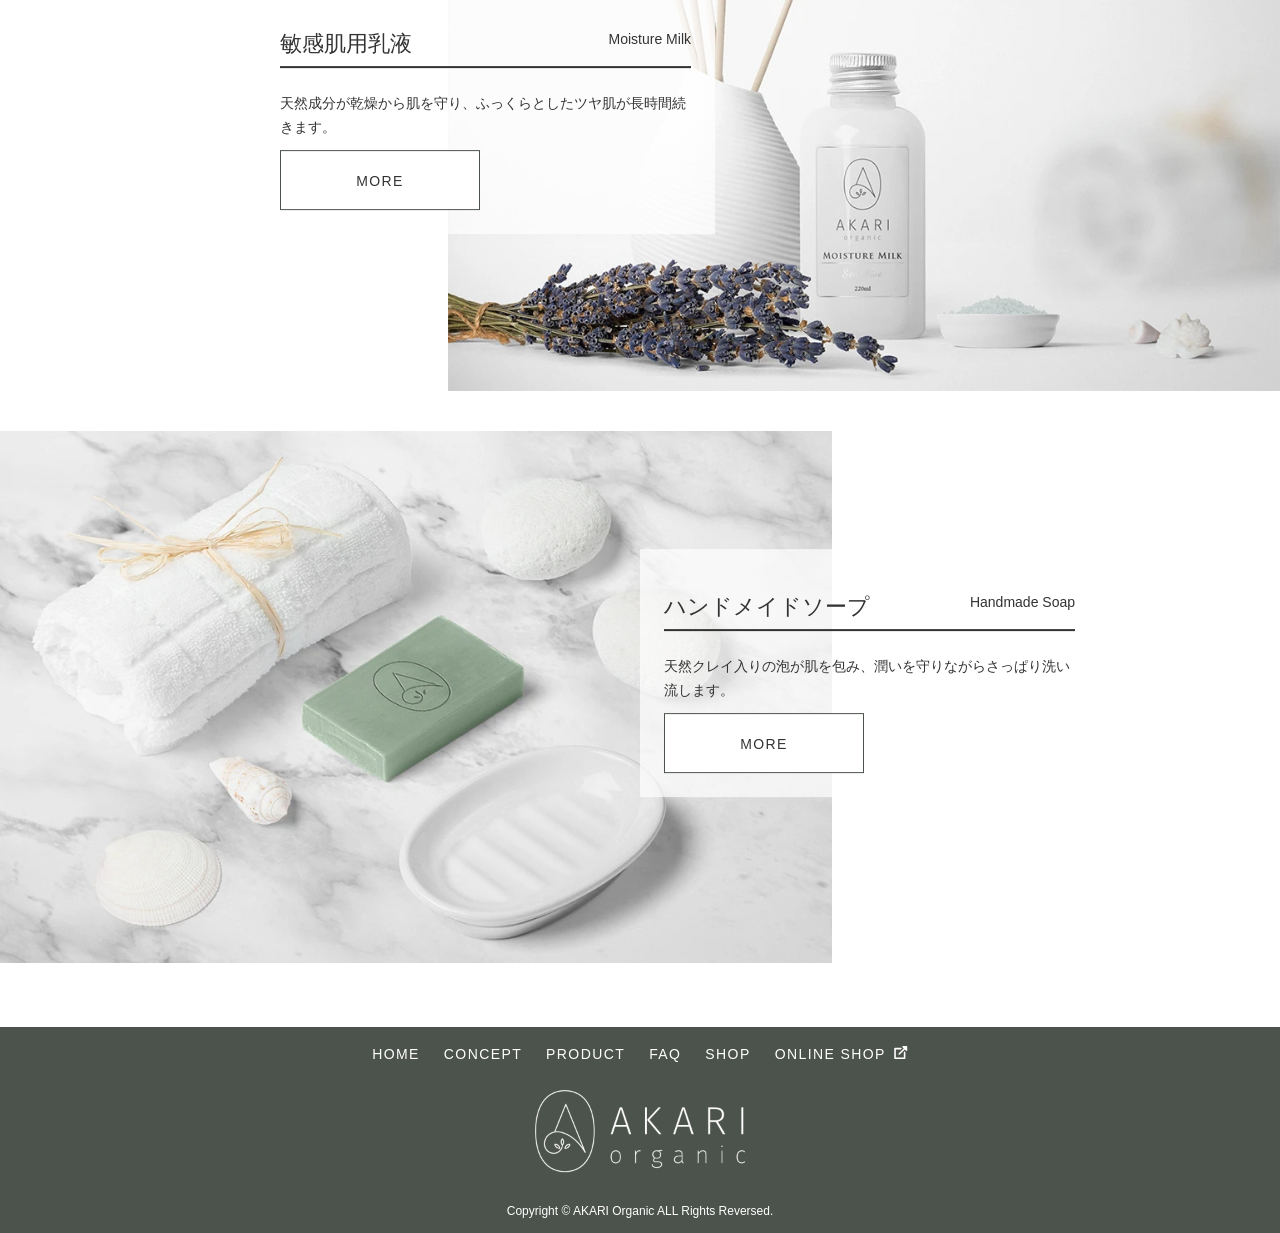
<file: products.html>
<!DOCTYPE html>
<html lang="ja">

<head>
    <meta charset="UTF-8">
    <meta name="viewport" content="width=device-width, initial-scale=1.0">
    <title>Products</title>
    <link rel="stylesheet" href="CSS/style.min.css">
    <script src="js/script.js" defer></script>
</head>

<body>

    <!-- ヘッダー -->
    <header class="l-header">
        <h1 class="l-header__logo">
            <a href="index.html">
                <img src="img/common/logo.webp" alt="AKARI Organic">
            </a>
        </h1>

        <button class="l-header__navBtn" type="button">
            <span></span>

        </button>

        <nav class="l-header__nav">
            <button class="l-header__navClose" type="button"></button>
            <p class="l-header__navLogo">
                <img src="img/common/logo-menu.webp" alt="AKARI Organic">
            </p>

            <ul class="l-header__navList">
                <li class="l-header__navItem">
                    <a href="index.html">
                        <span class="l-header__navItemEn">Home</span>
                        <span class="l-header__navItemJa">ホーム</span>
                    </a>
                </li>
                <li class="l-header__navItem">
                    <a href="concept.html">
                        <span class="l-header__navItemEn">Concept</span>
                        <span class="l-header__navItemJa">コンセプト</span>
                    </a>
                </li>
                <li class="l-header__navItem">
                    <a href="products.html">
                        <span class="l-header__navItemEn">Products</span>
                        <span class="l-header__navItemJa">製品情報</span>
                    </a>
                </li>
                <li class="l-header__navItem">
                    <a href="faq.html">
                        <span class="l-header__navItemEn">FAQ</span>
                        <span class="l-header__navItemJa">よくあるご質問</span>
                    </a>
                </li>
                <li class="l-header__navItem">
                    <a href="shop.html">
                        <span class="l-header__navItemEn">Shop</span>
                        <span class="l-header__navItemJa">店舗情報</span>
                    </a>
                </li>
            </ul>

            <div class="l-header__onLineShop">
                <a href="#" target="_blank" class="l-header__onLineShopSp">Online Shop</a>
                <a href="#" target="_blank" class="l-header__onLineshopPc">Online Shop</a>
            </div>
        </nav>
    </header>

    <!-- 内容 -->
    <main>
        <!-- 目次 -->
        <div class="c-pageTitle">
            <div class="c-pageTitle__heading">
                <h2 class="c-pageTitle__headingText">Products</h2>
            </div>
            <div class="c-pageTitle__img">
                <img src="img/products/page-title-product-list.webp" alt="">
            </div>
        </div>

        <!-- Item List -->
        <section class="p-productItem">
            <div class="l-container">
                <!-- タイトル -->
                <h2 class="c-sectionTitle">
                    <span class="c-sectionTitle__ja">製品一覧</span>
                    <span class="c-sectionTitle__en">Item List</span>
                </h2>
                <!-- 3つのリスト -->
                <ul class="p-productItem__list">
                    <!-- １つ目のリスト -->
                    <li class="p-productItem__listItem">
                        <!-- １つ目のリストの画像 -->
                        <div class="p-productItem__listImg">
                            <img src="img/products/item-lotion.webp" alt="">
                        </div>
                        <!-- 1つ目のリストの重ねる要素 -->
                        <div class="p-productItem__listDescription">
                            <h3 class="p-productItem__listTitle"><span class="p-productItem__listTitleJa">敏感肌化粧水</span>
                                <span class="p-productItem__listTitleEn">Lotion</span>
                            </h3>
                            <p class="p-productItem__listText">
                                植物エキスが肌をきめ細やかに整え滑らかにし、たっぷりと潤いを与えます。
                            </p>
                            <div class="p-productItem__listLink">
                                <a href="lotion.html" class="c-btn">MORE</a>
                            </div>
                        </div>
                    </li>

                    <!-- ２つ目のリスト -->
                    <li class="p-productItem__listItem">
                        <!-- 2つ目のリストの画像 -->
                        <div class="p-productItem__listImg">
                            <img src="img/products/item-milk.webp" alt="">
                        </div>
                        <!-- 2つ目のリストの重ねる要素 -->
                        <div class="p-productItem__listDescription">
                            <h3 class="p-productItem__listTitle"><span class="p-productItem__listTitleJa">敏感肌用乳液</span>
                                <span class="p-productItem__listTitleEn">Moisture Milk</span>
                            </h3>
                            <p class="p-productItem__listText">
                                天然成分が乾燥から肌を守り、ふっくらとしたツヤ肌が長時間続きます。
                            </p>
                            <div class="p-productItem__listLink">
                                <a href="#" class="c-btn">MORE</a>
                            </div>
                        </div>
                    </li>

                    <!-- ３つ目のリスト -->
                    <li class="p-productItem__listItem">
                        <!-- 3つ目のリストの画像 -->
                        <div class="p-productItem__listImg">
                            <img src="img/products/item-soap.webp" alt="">
                        </div>
                        <!-- 3つ目のリストの重ねる要素 -->
                        <div class="p-productItem__listDescription">
                            <h3 class="p-productItem__listTitle"><span
                                    class="p-productItem__listTitleJa">ハンドメイドソープ</span>
                                <span class="p-productItem__listTitleEn">Handmade Soap</span>
                            </h3>
                            <p class="p-productItem__listText">
                                天然クレイ入りの泡が肌を包み、潤いを守りながらさっぱり洗い流します。
                            </p>
                            <div class="p-productItem__listLink">
                                <a href="#" class="c-btn">MORE</a>
                            </div>
                        </div>
                    </li>
                </ul>
            </div>
        </section>
    </main>

    <!-- ナビゲーション -->
    <nav class="c-hooterNav">
        <ul class="c-hooterNav__list">
            <li class="c-hooterNav__listItem"><a href="#">Home</a></li>
            <li class="c-hooterNav__listItem"><a href="concept.html">Concept</a></li>
            <li class="c-hooterNav__listItem"><a href="products.html">Product</a></li>
            <li class="c-hooterNav__listItem"><a href="faq.html">Faq</a></li>
            <li class="c-hooterNav__listItem"><a href="shop.html">Shop</a></li>
            <li class="c-hooterNav__listItem"><a href="#" target="_blank" class="c-hooterNav__outerLink">Online Shop</a>
            </li>
        </ul>
    </nav>

    <!-- フッター -->
    <footer class="l-footer">
        <div class="l-footer__logo">
            <a href="#">
                <img src="img/common/logo-white.webp" alt="AKARI Organic">
            </a>
        </div>
        <small class="l-footer__copyright">
            Copyright &copy; AKARI Organic ALL Rights Reversed.
        </small>
    </footer>

</body>

</html>
</file>
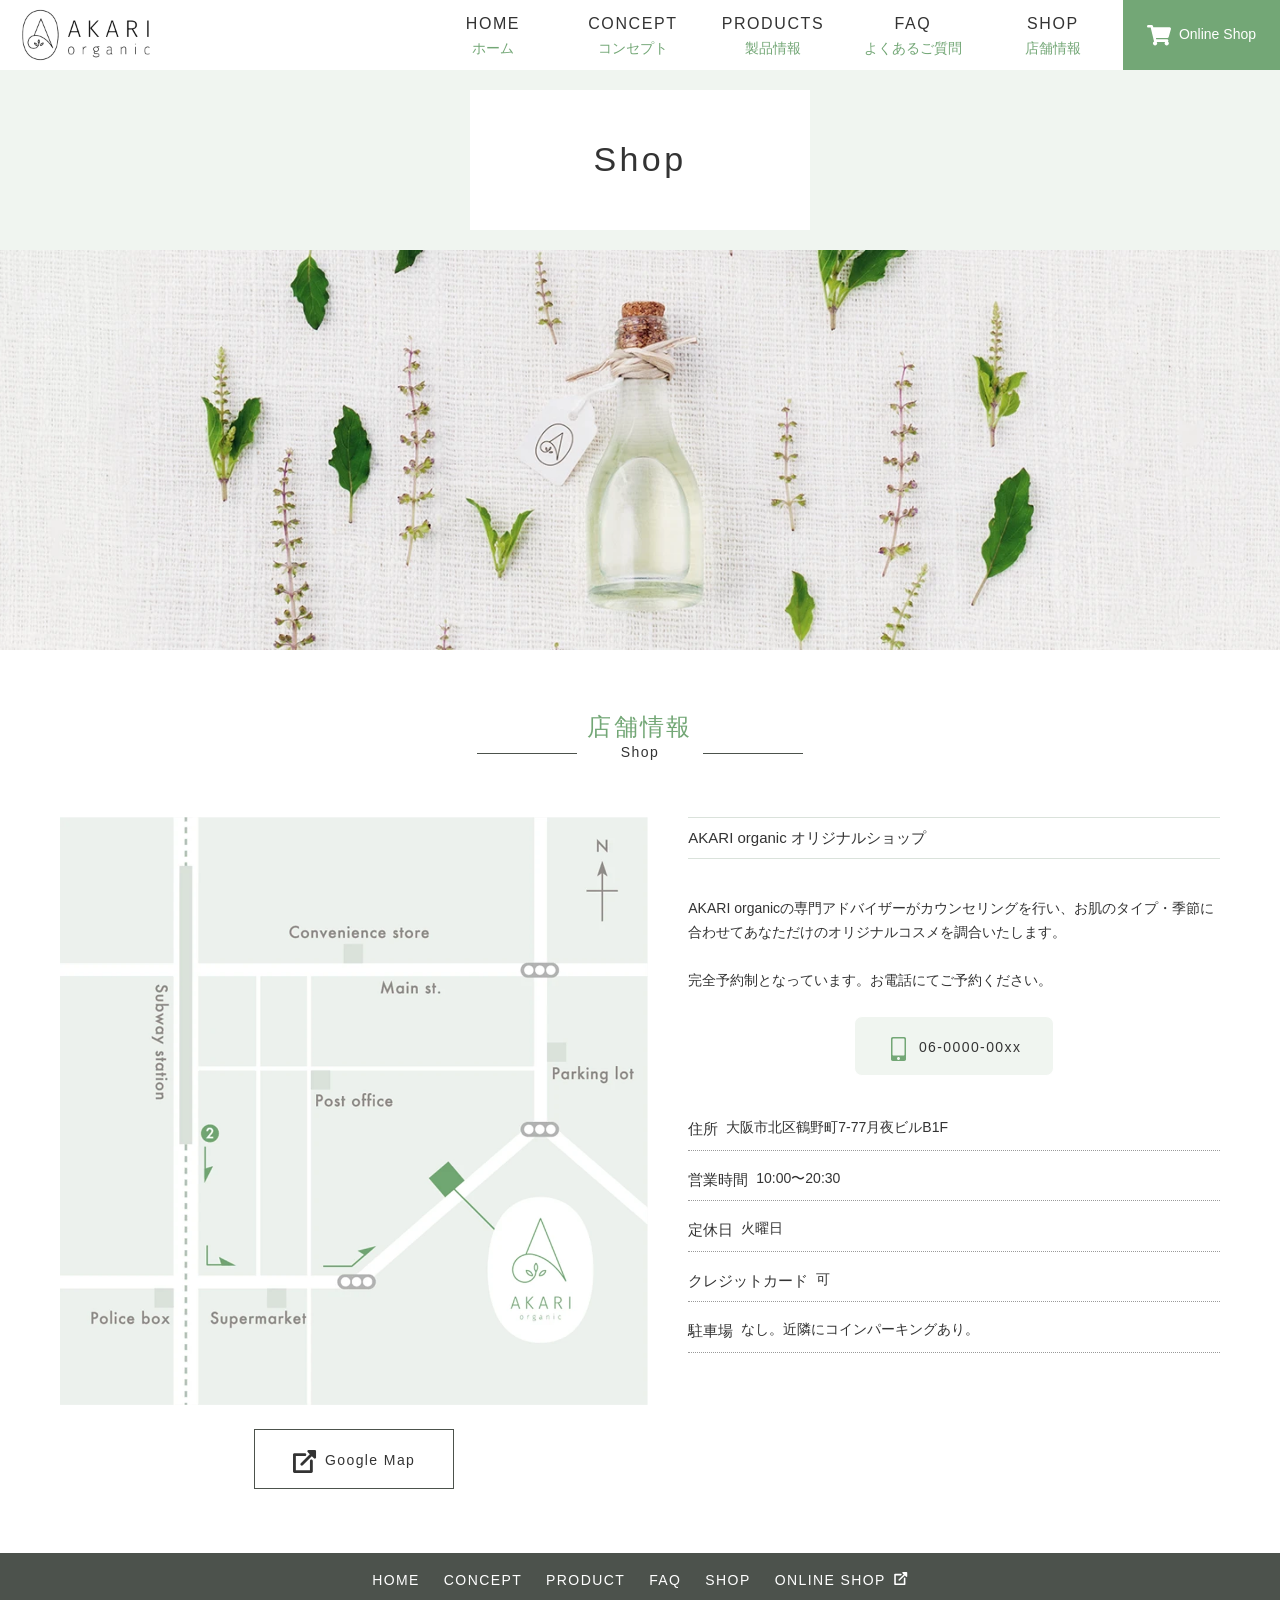
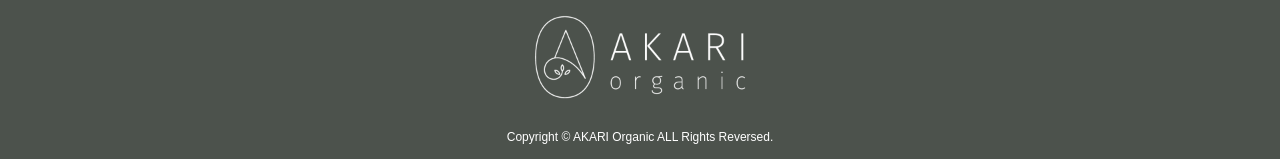
<file: shop.html>
<!DOCTYPE html>
<html lang="ja">

<head>
    <meta charset="UTF-8">
    <meta name="viewport" content="width=device-width, initial-scale=1.0">
    <title>Shop</title>
    <link rel="stylesheet" href="CSS/style.min.css">
    <script src="js/script.js" defer></script>
</head>

<body>

    <!-- ヘッダー -->
    <header class="l-header">
        <h1 class="l-header__logo">
            <a href="index.html">
                <img src="img/common/logo.webp" alt="AKARI Organic">
            </a>
        </h1>

        <button class="l-header__navBtn" type="button">
            <span></span>

        </button>

        <nav class="l-header__nav">
            <button class="l-header__navClose" type="button"></button>
            <p class="l-header__navLogo">
                <img src="img/common/logo-menu.webp" alt="AKARI Organic">
            </p>

            <ul class="l-header__navList">
                <li class="l-header__navItem">
                    <a href="index.html">
                        <span class="l-header__navItemEn">Home</span>
                        <span class="l-header__navItemJa">ホーム</span>
                    </a>
                </li>
                <li class="l-header__navItem">
                    <a href="concept.html">
                        <span class="l-header__navItemEn">Concept</span>
                        <span class="l-header__navItemJa">コンセプト</span>
                    </a>
                </li>
                <li class="l-header__navItem">
                    <a href="products.html">
                        <span class="l-header__navItemEn">Products</span>
                        <span class="l-header__navItemJa">製品情報</span>
                    </a>
                </li>
                <li class="l-header__navItem">
                    <a href="faq.html">
                        <span class="l-header__navItemEn">FAQ</span>
                        <span class="l-header__navItemJa">よくあるご質問</span>
                    </a>
                </li>
                <li class="l-header__navItem">
                    <a href="shop.html">
                        <span class="l-header__navItemEn">Shop</span>
                        <span class="l-header__navItemJa">店舗情報</span>
                    </a>
                </li>
            </ul>

            <div class="l-header__onLineShop">
                <a href="#" target="_blank" class="l-header__onLineShopSp">Online Shop</a>
                <a href="#" target="_blank" class="l-header__onLineshopPc">Online Shop</a>
            </div>
        </nav>
    </header>

    <!-- 内容 -->
    <main>
        <!-- タイトル -->
        <div class="c-pageTitle">
            <div class="c-pageTitle__heading">
                <h1 class="c-pageTitle__headingText">Shop</h1>
            </div>
            <div class="c-pageTitle__img">
                <img src="img/shop/page-title-shop.webp" alt="">
            </div>
        </div>


        <!-- Shop -->
        <section class="p-shop">
            <div class="l-container">
                <h2 class="c-sectionTitle">
                    <span class="c-sectionTitle__ja">店舗情報</span>
                    <span class="c-sectionTitle__en">Shop</span>
                </h2>
                <div class="p-shop__wrap">
                    <div class="p-shop__information">
                        <div class="p-shop__description">
                            <h3 class="p-shop__descriptionTitle">
                                <span class="c-headingSub">AKARI organic オリジナルショップ</span>
                            </h3>
                            <p class="p-shop__descriptionText">
                                AKARI organicの専門アドバイザーがカウンセリングを行い、お肌のタイプ・季節に合わせてあなただけのオリジナルコスメを調合いたします。<br><br>
                                完全予約制となっています。お電話にてご予約ください。
                            </p>
                            <a href="#"
                                class="p-shop__descriptionContact c-btn c-btn--icon c-btn--white c-btn--phone">06-0000-00xx</a>
                        </div>
                        <dl class="p-shop__informationDetail">
                            <!-- 1つ目 -->
                            <div class="p-shop__informationDetailItem">
                                <dt>住所</dt>
                                <dd>大阪市北区鶴野町7-77月夜ビルB1F</dd>
                            </div>
                            <!-- 2つ目 -->
                            <div class="p-shop__informationDetailItem">
                                <dt>営業時間</dt>
                                <dd>10:00〜20:30</dd>
                            </div>
                            <!-- 3つ目 -->
                            <div class="p-shop__informationDetailItem">
                                <dt>定休日</dt>
                                <dd>火曜日</dd>
                            </div>
                            <!-- 4つ目 -->
                            <div class="p-shop__informationDetailItem">
                                <dt>クレジットカード</dt>
                                <dd>可</dd>
                            </div>
                            <!-- 5つ目 -->
                            <div class="p-shop__informationDetailItem">
                                <dt>駐車場</dt>
                                <dd>なし。近隣にコインパーキングあり。</dd>
                            </div>
                        </dl>
                    </div>
                    <div class="p-shop__informationDetailMap">
                        <img src="img/shop/shop-map.webp" alt="">
                        <div class="p-shop__informationDetaiMapLink">
                            <a href="#" class="c-btn c-btn--icon c-btn--outerlink">Google Map</a>
                        </div>
                    </div>
                </div>
            </div>
        </section>
    </main>

    <!-- ナビゲーション -->
    <nav class="c-hooterNav">
        <ul class="c-hooterNav__list">
            <li class="c-hooterNav__listItem"><a href="#">Home</a></li>
            <li class="c-hooterNav__listItem"><a href="concept.html">Concept</a></li>
            <li class="c-hooterNav__listItem"><a href="products.html">Product</a></li>
            <li class="c-hooterNav__listItem"><a href="faq.html">Faq</a></li>
            <li class="c-hooterNav__listItem"><a href="shop.html">Shop</a></li>
            <li class="c-hooterNav__listItem"><a href="#" target="_blank" class="c-hooterNav__outerLink">Online Shop</a>
            </li>
        </ul>
    </nav>

    <!-- フッター -->
    <footer class="l-footer">
        <div class="l-footer__logo">
            <a href="#">
                <img src="img/common/logo-white.webp" alt="AKARI Organic">
            </a>
        </div>
        <small class="l-footer__copyright">
            Copyright &copy; AKARI Organic ALL Rights Reversed.
        </small>
    </footer>

</body>

</html>
</file>
<file: CSS/style.min.css>
@charset "UTF-8";
:root {
  --base-color: #FDF7F3;
  --main-color: #73A776;
  --sub-color1: #F0F5F0;
  --gray1: #9A9A9A;
  --gray2: #4C524C;
  --sub-color2: #DAE2DB;
  --text-color: #333333;
  --white: #FFFFFF;
  --font-family-ja: "Noto Sans JP", "Hiragino Kaku Gothic ProN", "Hiragino Sans", "Meiryo", sans-serif;
  --font-family-en: Arial, sans-serif;
  --col-width: 5.4;
  --col-gap: 3.2;
}

/* Box sizing rules */
*,
*::before,
*::after {
  box-sizing: border-box;
}

/* Prevent font size inflation */
html {
  -moz-text-size-adjust: none;
  -webkit-text-size-adjust: none;
  text-size-adjust: none;
}

/* Remove default margin in favour of better control in authored CSS */
body, h1, h2, h3, h4, p,
figure, blockquote, dl, dd {
  margin-block-end: 0;
}

/* Remove list styles on ul, ol elements with a list role, which suggests default styling will be removed */
ul[role=list],
ol[role=list] {
  list-style: none;
}

/* Set core body defaults */
body {
  min-height: 100vh;
  line-height: 1.5;
}

/* Set shorter line heights on headings and interactive elements */
h1, h2, h3, h4,
button, input, label {
  line-height: 1.1;
}

/* Balance text wrapping on headings */
h1, h2,
h3, h4 {
  text-wrap: balance;
}

/* A elements that don't have a class get default styles */
a:not([class]) {
  -webkit-text-decoration-skip: ink;
          text-decoration-skip-ink: auto;
  color: currentColor;
}

/* Make images easier to work with */
img,
picture {
  max-width: 100%;
  display: block;
}

/* Inherit fonts for inputs and buttons */
input, button,
textarea, select {
  font-family: inherit;
  font-size: inherit;
}

/* Make sure textareas without a rows attribute are not tiny */
textarea:not([rows]) {
  min-height: 10em;
}

/* Anything that has been anchored to should have extra scroll margin */
:target {
  scroll-margin-block: 5ex;
}

html {
  scroll-behavior: smooth;
  font-size: 62.5%;
}

body {
  font-family: var(--font-family-ja);
  font-size: 1.4rem;
  font-weight: normal;
  line-height: 1.7;
  color: var(--text-color);
  margin: 0;
  padding-top: 70px;
}

a {
  color: var(--main-color);
  text-decoration: none;
}

img {
  height: auto;
}

.l-columns {
  display: flex;
  flex-wrap: wrap;
  -moz-column-gap: calc(var(--col-gap) * 1%);
       column-gap: calc(var(--col-gap) * 1%);
}
.l-columns--start {
  justify-content: start;
}
.l-columns--center {
  justify-content: center;
}
.l-columns--end {
  justify-content: end;
}
.l-columns--between {
  justify-content: space-between;
}
.l-columns--evenry {
  justify-content: space-evenly;
}
.l-columns--around {
  justify-content: space-around;
}
.l-columns > * {
  width: 100%;
}
.l-columns__col1 {
  width: calc(var(--col-width) * 1 * 1%);
}
.l-columns__col2 {
  width: calc(var(--col-width) * 2 * 1% + var(--col-width) * 1 * 1%);
}
.l-columns__col3 {
  width: calc(var(--col-width) * 3 * 1% + var(--col-width) * 2 * 1%);
}
.l-columns__col4 {
  width: calc(var(--col-width) * 4 * 1% + var(--col-width) * 3 * 1%);
}
.l-columns__col5 {
  width: calc(var(--col-width) * 5 * 1% + var(--col-width) * 4 * 1%);
}
.l-columns__col6 {
  width: calc(var(--col-width) * 6 * 1% + var(--col-width) * 5 * 1%);
}
.l-columns__col7 {
  width: calc(var(--col-width) * 7 * 1% + var(--col-width) * 6 * 1%);
}
.l-columns__col8 {
  width: calc(var(--col-width) * 8 * 1% + var(--col-width) * 7 * 1%);
}
.l-columns__col9 {
  width: calc(var(--col-width) * 9 * 1% + var(--col-width) * 8 * 1%);
}
.l-columns__col10 {
  width: calc(var(--col-width) * 10 * 1% + var(--col-width) * 9 * 1%);
}
.l-columns__col11 {
  width: calc(var(--col-width) * 11 * 1% + var(--col-width) * 10 * 1%);
}
.l-columns__col12 {
  width: calc(var(--col-width) * 12 * 1% + var(--col-width) * 11 * 1%);
}
@media screen and (min-width: 768px) {
  .l-columns__col1--pc {
    width: calc(var(--col-width) * 1 * 1%);
  }
  .l-columns__col2--pc {
    width: calc(var(--col-width) * 2 * 1% + var(--col-gap) * 1 * 1%);
  }
  .l-columns__col3--pc {
    width: calc(var(--col-width) * 3 * 1% + var(--col-gap) * 2 * 1%);
  }
  .l-columns__col4--pc {
    width: calc(var(--col-width) * 4 * 1% + var(--col-gap) * 3 * 1%);
  }
  .l-columns__col5--pc {
    width: calc(var(--col-width) * 5 * 1% + var(--col-gap) * 4 * 1%);
  }
  .l-columns__col6--pc {
    width: calc(var(--col-width) * 6 * 1% + var(--col-gap) * 5 * 1%);
  }
  .l-columns__col7--pc {
    width: calc(var(--col-width) * 7 * 1% + var(--col-gap) * 6 * 1%);
  }
  .l-columns__col8--pc {
    width: calc(var(--col-width) * 8 * 1% + var(--col-gap) * 7 * 1%);
  }
  .l-columns__col9--pc {
    width: calc(var(--col-width) * 9 * 1% + var(--col-gap) * 8 * 1%);
  }
  .l-columns__col10--pc {
    width: calc(var(--col-width) * 10 * 1% + var(--col-gap) * 9 * 1%);
  }
  .l-columns__col11--pc {
    width: calc(var(--col-width) * 11 * 1% + var(--col-gap) * 10 * 1%);
  }
  .l-columns__col12--pc {
    width: calc(var(--col-width) * 12 * 1% + var(--col-gap) * 11 * 1%);
  }
}

.l-container {
  padding-inline: 24px;
  max-width: 1208px;
  margin-inline: auto;
}

.l-header {
  background-color: var(--white);
  height: 70px;
  position: fixed;
  top: 0;
  left: 0;
  width: 100%;
  padding-inline: 24px 14px;
  display: flex;
  justify-content: space-between;
  align-items: center;
  z-index: 1000;
}
.l-header__logo {
  width: 140px;
  margin: 0;
  flex-shrink: 0;
}
.l-header__navBtn {
  width: 44px;
  height: 44px;
  border: none;
  background: none;
  flex-shrink: 0;
  position: relative;
}
.l-header__navBtn span, .l-header__navBtn::before, .l-header__navBtn::after {
  content: "";
  width: 24px;
  height: 2px;
  background-color: var(--main-color);
  display: flex;
  position: absolute;
  top: 50%;
  left: 50%;
  translate: -50% -50%;
}
.l-header__navBtn::before {
  top: calc(50% - 9px);
}
.l-header__navBtn::after {
  top: calc(50% + 9px);
}
.l-header__nav {
  position: fixed;
  inset: 0;
  background-color: var(--main-color);
  display: flex;
  justify-content: center;
  align-items: center;
  flex-direction: column;
  visibility: hidden;
  opacity: 0;
  transition: 0.3s;
}
body.is-open .l-header__nav {
  visibility: visible;
  opacity: 1;
}

.l-header__navClose {
  position: absolute;
  right: 16px;
  top: 16px;
  width: 44px;
  height: 44px;
  border: none;
  background: none;
}
.l-header__navClose::before, .l-header__navClose::after {
  content: "";
  width: 20px;
  height: 2px;
  background-color: var(--white);
  position: absolute;
  left: 50%;
  top: 50%;
  translate: -50% -50%;
}
.l-header__navClose::before {
  rotate: 45deg;
}
.l-header__navClose::after {
  rotate: -45deg;
}
.l-header__navLogo {
  width: 110px;
  margin-bottom: 16px;
}
.l-header__navList {
  list-style: none;
  margin: 0;
  margin-bottom: 40px;
  padding: 0;
  display: flex;
  flex-direction: column;
  text-align: center;
}
.l-header__navList a {
  display: block;
  padding-block: 12px;
  color: var(--white);
}
.l-header__navItemEn, .l-header__navItemJp {
  display: block;
}
.l-header__navItemEn {
  font-family: var(--font-family-en);
  font-size: 1.6rem;
  letter-spacing: 0.1em;
  text-transform: uppercase;
}
.l-header__navItemJp {
  font-size: 1.2rem;
}
.l-header__onLineshopPc {
  display: none;
}
@media screen and (min-width: 768px) {
  .l-header {
    padding-inline: 16px 0;
  }
  .l-header__navBtn {
    display: none;
  }
  .l-header__nav {
    position: static;
    background-color: transparent;
    flex-direction: row;
    flex-grow: 1;
    justify-content: end;
    height: 100%;
    visibility: visible;
    opacity: 1;
  }
  .l-header__navClose {
    display: none;
  }
  .l-header__navLogo {
    display: none;
  }
  .l-header__navList {
    flex-direction: row;
    margin-bottom: 0;
    width: 100%;
    justify-content: end;
    height: 100%;
  }
  .l-header__navItem {
    flex: 0 1 140px;
  }
  .l-header__navList a {
    color: var(--text-color);
    padding-block: 0;
    height: 100%;
    display: flex;
    align-items: center;
    justify-content: center;
    flex-direction: column;
  }
  .l-header__navItemJa {
    color: var(--main-color);
  }
  .l-header__onLineShop {
    height: 100%;
    display: flex;
  }
  .l-header__onLineshopPc {
    display: flex;
    height: 100%;
    align-items: center;
    background-color: var(--main-color);
    color: var(--white);
    white-space: nowrap;
    padding-inline: 24px;
    gap: 8px;
  }
  .l-header__onLineshopPc::before {
    content: "";
    display: block;
    width: 24px;
    height: 24px;
    background-color: var(--white);
    -webkit-mask-image: url(..//img/common/icon-shopping-cart.svg);
            mask-image: url(..//img/common/icon-shopping-cart.svg);
    -webkit-mask-size: contain;
            mask-size: contain;
    -webkit-mask-repeat: no-repeat;
            mask-repeat: no-repeat;
    -webkit-mask-position: center center;
            mask-position: center center;
  }
  .l-header__onLineShopSp {
    display: none;
  }
}

.l-footer {
  background: var(--gray2);
  padding-top: 14px;
  padding-bottom: 12px;
}
.l-footer__logo {
  width: 230px;
  margin-inline: auto;
  margin-bottom: 20px;
}
.l-footer__copyright {
  display: block;
  text-align: center;
  color: var(--white);
  font-family: var(--font-family-en);
  font-size: 1.2rem;
}

.c-btn {
  display: inline-block;
  width: 200px;
  height: 60px;
  line-height: 60px;
  text-align: center;
  font-family: var(--font-family-en);
  color: var(--text-color);
  letter-spacing: 0.1em;
  background-color: var(--white);
  border: 1px solid var(--gray2);
  position: relative;
  isolation: isolate;
}
.c-btn::after {
  content: "";
  position: absolute;
  width: 100%;
  height: 100%;
  background-color: var(--main-color);
  left: 0;
  top: 0;
  opacity: 0;
  transform: scaleY(0);
  transform-origin: center top;
  z-index: -1;
  transition: 0.3s;
}
.c-btn:hover {
  color: var(--white);
  border-color: var(--main-color);
}
.c-btn:hover::after {
  transform: scaleY(1);
  opacity: 1;
}
.c-btn--white {
  border: 1px solid var(--white);
  background-color: rgba(255, 255, 255, 0.2);
  color: var(--white);
}
.c-btn--white::after {
  content: none;
}
.c-btn--white:hover {
  border-color: var(--white);
}
.c-btn--accent {
  background-color: var(--main-color);
  border-color: var(--main-color);
  color: var(--white);
}
.c-btn--icon::before {
  content: "";
  display: inline-block;
  width: 24px;
  height: 24px;
  background-color: var(--text-color);
  margin-right: 8px;
  -webkit-mask-position: center;
          mask-position: center;
  -webkit-mask-repeat: no-repeat;
          mask-repeat: no-repeat;
  -webkit-mask-size: contain;
          mask-size: contain;
  vertical-align: middle;
}
.c-btn--cart::before {
  -webkit-mask-image: url(../img/common/icon-shopping-cart.svg);
          mask-image: url(../img/common/icon-shopping-cart.svg);
  vertical-align: middle;
}
.c-btn--outerlink::before {
  -webkit-mask-image: url(../img/common/icon-outerlink.svg);
          mask-image: url(../img/common/icon-outerlink.svg);
  vertical-align: middle;
}
.c-btn--phone::before {
  -webkit-mask-image: url(../img/common/icon-phone.svg);
          mask-image: url(../img/common/icon-phone.svg);
  vertical-align: middle;
}
.c-btn--icon:hover::before {
  background-color: var(--white);
}
.c-btn--icon.c-btn--white::before {
  background-color: var(--white);
}
.c-btn--icon.c-btn--accent::before {
  background-color: var(--white);
}

.c-sectionTitle {
  text-align: center;
  display: table;
  margin-inline: auto;
  min-width: 327px;
}
.c-sectionTitle__ja {
  font-size: 2.4rem;
  font-weight: 500;
  color: var(--main-color);
  letter-spacing: 0.1em;
  margin-bottom: 5px;
  display: block;
}
.c-sectionTitle__en {
  font-family: var(--font-family-en);
  font-size: 1.4rem;
  letter-spacing: 0.1em;
  display: flex;
  justify-content: space-between;
  align-items: center;
  font-weight: 400;
}
.c-sectionTitle__en::before, .c-sectionTitle__en::after {
  content: "";
  width: 100px;
  height: 1px;
  background-color: var(--gray2);
}
.c-sectionTitle--white .c-sectionTitle__ja {
  color: var(--white);
}
.c-sectionTitle--white .c-sectionTitle__en {
  color: var(--white);
}
.c-sectionTitle--white .c-sectionTitle__en::before, .c-sectionTitle--white .c-sectionTitle__en::after {
  background-color: var(--white);
}

.c-heading {
  font-size: 2.2rem;
  font-weight: 500;
  color: var(--text-color);
  text-align: center;
  position: relative;
  padding-bottom: 10px;
}
.c-heading::after {
  content: "";
  width: 100px;
  height: 2px;
  display: block;
  background-color: var(--text-color);
  position: absolute;
  left: 50%;
  bottom: 0;
  translate: -50% 0;
}
@media screen and (min-width: 768px) {
  .c-heading {
    text-align: start;
  }
  .c-heading::after {
    left: 0;
    translate: 0;
  }
}

.c-headingSub {
  font-size: 1.5rem;
  font-weight: 500;
  padding-block: 12px;
  border-top: 1px solid var(--sub-color2);
  border-bottom: 1px solid var(--sub-color2);
}

.c-onlineShop {
  display: flex;
  flex-direction: column;
  align-items: center;
  justify-content: center;
  gap: 40px;
  height: 280px;
  background: url(../img/common/online-shop.webp) no-repeat center center/cover;
  position: relative;
  isolation: isolate;
}
.c-onlineShop::before {
  content: "";
  background-color: rgba(115, 167, 118, 0.32);
  width: 100%;
  height: 100%;
  display: block;
  position: absolute;
  left: 0;
  top: 0;
  z-index: -1;
  -webkit-backdrop-filter: blur(8px);
          backdrop-filter: blur(8px);
}

.c-pageTitle__heading {
  background-color: var(--sub-color1);
  height: 100px;
  display: flex;
  justify-content: center;
  align-items: center;
}
.c-pageTitle__headingText {
  background: var(--white);
  min-width: 200px;
  height: 60px;
  text-align: center;
  display: flex;
  justify-content: center;
  align-items: center;
  font-family: var(--font-family-en);
  font-size: 2rem;
  font-weight: normal;
  letter-spacing: 0.1em;
  margin-top: 0;
}
.c-pageTitle__img {
  height: 120px;
}
.c-pageTitle__img img {
  width: 100%;
  height: 100%;
  -o-object-fit: cover;
     object-fit: cover;
}
@media screen and (min-width: 768px) {
  .c-pageTitle__heading {
    height: 180px;
  }
  .c-pageTitle__headingText {
    min-width: 340px;
    height: 140px;
    font-size: 3.4rem;
  }
  .c-pageTitle__img {
    height: 400px;
  }
}

.c-hooterNav {
  background-color: var(--sub-color1);
}
.c-hooterNav__list {
  display: flex;
  flex-direction: column;
  margin: 0;
  padding: 0;
  list-style: none;
}
.c-hooterNav__listItem {
  text-align: center;
  border-bottom: 1px solid var(--sub-color2);
}
.c-hooterNav__listItem:last-child {
  border-bottom: none;
}
.c-hooterNav__listItem a {
  display: block;
  padding-block: 10px;
  font-size: 2rem;
  font-family: var(--font-family-en);
  text-transform: uppercase;
  color: var(--main-color);
  letter-spacing: 0.1em;
}
.c-hooterNav__outerLink::after {
  content: "";
  display: inline-block;
  width: 24px;
  height: 24px;
  background-color: var(--main-color);
  -webkit-mask: url(../img/common/icon-outerlink.svg) no-repeat center center/contain;
          mask: url(../img/common/icon-outerlink.svg) no-repeat center center/contain;
  vertical-align: middle;
  margin-left: 10px;
  margin-top: -5px;
}
@media screen and (min-width: 768px) {
  .c-hooterNav {
    background-color: var(--gray2);
    padding-top: 16px;
  }
  .c-hooterNav__list {
    flex-direction: row;
    justify-content: center;
    -moz-column-gap: 24px;
         column-gap: 24px;
  }
  .c-hooterNav__listItem {
    border-bottom: none;
  }
  .c-hooterNav__listItem a {
    color: var(--white);
    font-size: 1.4rem;
    padding-block: 0;
  }
  .c-hooterNav__outerLink::after {
    background-color: var(--white);
    width: 14px;
    height: 14px;
    margin-left: 8px;
  }
}

.p-topMv {
  height: 250px;
}
.p-topMv img {
  width: 100%;
  height: 100%;
  -o-object-fit: cover;
     object-fit: cover;
}
@media screen and (min-width: 768px) {
  .p-topMv {
    height: 730px;
  }
}

.p-topConcept {
  padding-block: 64px;
}
.p-topConcept .c-sectionTitle {
  margin-bottom: 56px;
}
.p-topConcept__text {
  font-size: 1.5rem;
  margin-bottom: 32px;
}
.p-topConcept__text p {
  line-height: 1.7;
}
.p-topConcept__text p:not(:first-child) {
  margin-top: 8px;
}
.p-topConcept__text br {
  display: none;
}
.p-topConcept__link {
  text-align: center;
}
@media screen and (min-width: 768px) {
  .p-topConcept__text {
    text-align: center;
  }
  .p-topConcept__text br {
    display: block;
  }
}

.p-topAbout {
  padding-block: 64px;
  background-color: var(--sub-color1);
}
.p-topAbout__subSection--faq {
  margin-bottom: 48px;
}
.p-topAbout .c-sectionTitle {
  margin-bottom: 56px;
}
.p-topAbout .c-heading {
  margin-bottom: 32px;
}
.p-topAbout__subSectionImg {
  margin-bottom: 24px;
}
.p-topAbout__subSectionText {
  margin-bottom: 24px;
}
.p-topAbout__subSectionLink {
  text-align: center;
}
@media screen and (min-width: 768px) {
  .p-topAbout__subSection {
    display: grid;
    grid-template-columns: 1fr 1fr;
    grid-template-rows: auto auto 1fr;
    gap: 32px 40px;
  }
  .p-topAbout__subSectionImg {
    grid-column: 1/2;
    grid-row: 1/4;
  }
  .p-topAbout .c-heading {
    margin-block: 0;
  }
  .p-topAbout__subSectionText {
    margin-block: 0;
  }
  .p-topAbout__subSectionLink {
    text-align: start;
  }
  .p-topAbout__subSection--shop .p-topAbout__subSectionImg {
    grid-column: 2/3;
  }
}

.p-products {
  padding-block: 64px;
}
.p-products .c-sectionTitle {
  margin-bottom: 56px;
}
.p-products__list {
  row-gap: 24px;
  margin-bottom: 32px;
}
.p-products__listItem a {
  display: flex;
  gap: 24px;
  align-items: center;
}
.p-products__listItemImg, .p-products__listItemTitle {
  width: 50%;
}
.p-products__listItemTitle {
  margin-top: 0;
}
.p-products__link {
  text-align: center;
}
@media screen and (min-width: 768px) {
  .p-products__list {
    row-gap: 0;
  }
  .p-products__listItem a {
    flex-direction: column;
  }
  .p-products__listItemImg, .p-products__listItemTitle {
    width: auto;
  }
  .p-products__listItemTitle {
    text-align: center;
  }
}

.p-topMv {
  height: 120px;
}
.p-topMv img {
  width: 100%;
  height: 100%;
  -o-object-fit: cover;
     object-fit: cover;
}
@media screen and (min-width: 768px) {
  .p-topMv {
    height: 400px;
  }
}

.p-component {
  padding-block: 64px;
}
.p-component .c-sectionTitle {
  margin-block: 0;
  padding-bottom: 56px;
}
.p-component__text {
  padding-bottom: 40px;
  text-align: center;
}
.p-component__text p {
  line-height: 1.7;
  margin-top: 0;
}
.p-component__list {
  list-style: none;
  display: grid;
  grid-template-columns: repeat(2, 1fr);
  gap: 24px;
  padding-inline: 0;
  margin-block: 0;
}
.p-component__listItem {
  display: block;
  text-align: center;
}
.p-component__listItemImg {
  display: inline-block;
  width: 152px;
  aspect-ratio: 1/1;
  -o-object-fit: cover;
     object-fit: cover;
  border-radius: 50%;
  margin-bottom: 16px;
}
.p-component__listItemTitle {
  margin-block: 0;
}
@media screen and (min-width: 768px) {
  .p-component__list {
    display: grid;
    grid-template-columns: repeat(4, 1fr);
    gap: 40px;
  }
  .p-component__listItemImg {
    width: 260px;
  }
}

.p-promise {
  padding-block: 64px;
  background-color: var(--base-color);
}
.p-promise .c-sectionTitle {
  margin-block: 0;
  padding-bottom: 56px;
}
.p-promise__list {
  display: flex;
  flex-direction: column;
  list-style: none;
  padding: 0;
  margin-top: 25px;
  margin-bottom: 0;
  gap: 32px;
}
.p-promise__listItem {
  display: block;
  flex-direction: column;
  background-color: var(--white);
  border: 1px solid var(--main-color);
  border-radius: 8px;
  position: relative;
  padding-block: 40px 24px;
  padding-inline: 24px;
  margin-top: 25px;
}
.p-promise__number {
  position: absolute;
  display: block;
  background-color: var(--main-color);
  color: var(--white);
  border-radius: 32px;
  width: 50px;
  height: 50px;
  font-size: 3rem;
  text-align: center;
  top: 0;
  left: 50%;
  translate: -50% -50%;
}
.p-promise__listItemTitle {
  font-size: 1.5rem;
  color: var(--main-color);
  padding-bottom: 16px;
  text-align: center;
}
.p-promise__listItemText {
  margin-top: 0;
  line-height: 1.7;
}
@media screen and (min-width: 768px) {
  .p-promise__list {
    display: grid;
    grid-template-columns: repeat(2, 1fr);
    gap: 40px;
  }
}

.p-productItem {
  padding-block: 64px;
}
.p-productItem .l-container {
  padding-inline: 0;
}
.p-productItem__list {
  display: flex;
  flex-direction: column;
  margin-top: 64px;
  margin-bottom: 0;
  padding-inline: 0;
  list-style: none;
}
.p-productItem__listItem {
  display: flex;
  flex-direction: column;
  align-items: center;
  padding-bottom: 40px;
}
.p-productItem__listImg {
  width: 100%;
  height: auto;
  display: block;
}
.p-productItem__listDescription {
  display: flex;
  flex-direction: column;
  margin-top: -24px;
  background: rgba(255, 255, 255, 0.7);
  padding: 24px;
  width: calc(100% - 48px);
  text-align: center;
  gap: 10px;
}
.p-productItem__listDescription p {
  line-height: 1.7;
}
.p-productItem__listDescription .c-sectionTitle {
  min-width: auto;
}
.p-productItem__listTitle {
  display: flex;
  flex-direction: column;
  font-size: 2.2rem;
  font-weight: 500;
  color: var(--text-color);
  text-align: center;
  gap: 10px;
  padding-bottom: 10px;
  border-bottom: 2px solid var(--text-color);
}
.p-productItem__listTitleEn {
  font-size: 1.4rem;
}
@media screen and (min-width: 768px) {
  .p-productItem .l-container {
    margin-inline: 0;
    max-width: 100%;
  }
  .p-productItem__list {
    gap: 0;
  }
  .p-productItem__listItem {
    flex-direction: row;
    justify-content: flex-start;
    position: relative;
    width: 100%;
  }
  .p-productItem__listImg {
    width: 65%;
    max-width: 900px;
    flex-shrink: 0;
  }
  .p-productItem__listDescription {
    position: absolute;
    width: 100%;
    max-width: 459px;
    left: 50%;
    top: 50%;
    transform: translate(0, -50%);
  }
  .p-productItem__listLink {
    align-self: flex-start;
  }
  .p-productItem__listText {
    text-align: left;
  }
  .p-productItem__listTitle {
    width: 411px;
    justify-content: space-between;
    flex-direction: row;
  }
  .p-productItem__listItem:nth-child(2) {
    flex-direction: row-reverse;
  }
  .p-productItem__listItem:nth-child(2) .p-productItem__listDescription {
    margin-left: 0;
    margin-right: -16rem;
    left: 20%;
  }
  .p-productItem__listItem:nth-child(3) {
    padding-bottom: 0;
  }
}

.p-topMv {
  height: 120px;
}
.p-topMv img {
  width: 100%;
  height: 100%;
  -o-object-fit: cover;
     object-fit: cover;
}
@media screen and (min-width: 768px) {
  .p-topMv {
    height: 400px;
  }
}

.c-btn--white {
  background-color: var(--main-color);
}

.p-productDetail {
  padding-block: 64px;
}
.p-productDetail .c-sectionTitle {
  margin-block: 0;
  padding-bottom: 56px;
}
.p-productDetail .c-headingSub {
  display: block;
  width: 100%;
}
.p-productDetail__inner {
  display: flex;
  flex-direction: column;
}
.p-productDetail__text {
  font-size: 1.5rem;
  margin-top: 32px;
  margin-bottom: 24px;
}
.p-productDetail__title {
  margin-top: 0;
}
.p-productDetail__titleJa {
  margin-top: 0;
}
.p-productDetail__titleEn {
  margin-top: 0.8rem;
  color: var(--gray1);
}
.p-productDetail__volume {
  margin-top: 2.4rem;
}
.p-productDetail__price {
  margin-top: 1.6rem;
  color: var(--main-color);
  font-size: 2.4rem;
}
.p-productDetail__link {
  margin-block: 3.2rem;
}
.p-productDetail__description {
  margin-top: 0;
  text-align: left;
}
.p-productDetail__description dt {
  font-size: 1.5rem;
}
.p-productDetail__description dd {
  margin-left: 0;
  margin-block: 2.4rem;
}
.p-productDetail__description dd:last-child {
  margin-bottom: 0;
}
.p-productDetail__item:last-child {
  margin-top: 40px;
}
@media screen and (min-width: 768px) {
  .p-productDetail {
    padding-bottom: 0px;
  }
  .p-productDetail__inner {
    display: flex;
    flex-direction: row;
    gap: 40px;
    margin-bottom: 32px;
  }
  .p-productDetail__img {
    width: 46%;
  }
  .p-productDetail__description {
    display: flex;
    gap: 40px;
  }
  .p-productDetail__item {
    flex: 1;
    display: flex;
    flex-direction: column;
  }
  .p-productDetail__description dt, .p-productDetail__description dd {
    margin: 0;
  }
  .p-productDetail__item:last-child {
    margin-top: 0;
  }
}

.p-shop {
  margin-block: 64px;
}
.p-shop .c-sectionTitle {
  margin-top: 0;
  margin-bottom: 56px;
}
.p-shop__description {
  display: flex;
  flex-direction: column;
  gap: 24px;
}
.p-shop__descriptionTitle {
  margin: 0;
}
.p-shop__descriptionTitle .c-headingSub {
  display: block;
  width: 100%;
}
.p-shop__descriptionContact {
  margin: 0 auto;
}
.p-shop__information {
  display: flex;
  flex-direction: column;
  gap: 40px;
}
.p-shop .c-btn--white {
  background-color: var(--sub-color1);
  color: var(--text-color);
  border-radius: 8px;
}
.p-shop .c-btn--white::before {
  background-color: var(--main-color);
}
.p-shop__informationDetail {
  display: flex;
  flex-direction: column;
  gap: 16px;
  margin-top: 0;
}
.p-shop__informationDetailItem {
  border-bottom: 1px dotted var(--gray1);
}
.p-shop__informationDetailItem dt {
  font-size: 1.5rem;
  padding-bottom: 8px;
}
.p-shop__informationDetailItem dd {
  margin-left: 0;
  padding-bottom: 8px;
}
.p-shop__informationDetailMap {
  margin-top: 40px;
  display: flex;
  flex-direction: column;
  gap: 24px;
}
.p-shop__informationDetaiMapLink {
  margin: 0 auto;
}
@media screen and (min-width: 768px) {
  .p-shop__wrap {
    display: flex;
    flex-direction: row-reverse;
    gap: 40px;
  }
  .p-shop__informationDetailMap {
    margin-top: 0;
  }
  .p-shop__descrioptionContact {
    margin: 0;
  }
  .p-shop__informationDetailItem {
    display: flex;
    flex-direction: row;
    gap: 8px;
  }
}

.p-faq {
  margin-block: 64px;
}
.p-faq .c-sectionTitle {
  margin-top: 0;
  margin-bottom: 56px;
}
.p-faq__text {
  text-align: center;
}
.p-faq__text h3 {
  margin-bottom: 32px;
}
.p-faq__list {
  display: flex;
  flex-direction: column;
  width: 100%;
  margin-top: 0;
  padding-left: 0;
  list-style: none;
  gap: 24px;
  margin-bottom: 0;
}
.p-faq__listQ {
  display: flex;
  flex-direction: row;
  justify-content: space-between;
  width: 100%;
  background-color: var(--sub-color1);
  height: 45px;
}
.p-faq__listQ p {
  display: flex;
  align-items: center;
  width: 100%;
  height: 100%;
  margin-top: 0;
  color: var(--main-color);
  font-size: 1.5rem;
  padding-left: 2rem;
}
.p-faq__listBtn {
  width: 45px;
  height: 45px;
  background: var(--main-color);
  border: none;
  position: relative;
}
.p-faq__listBtn::before {
  content: "";
  position: absolute;
  width: 24px;
  height: 1px;
  background-color: var(--white);
  top: 50%;
  left: 50%;
  translate: -50% -50%;
}
.p-faq__listBtn::after {
  content: "";
  position: absolute;
  width: 1px;
  height: 24px;
  background-color: var(--white);
  top: 50%;
  left: 50%;
  translate: -50% -50%;
}
.p-faq__listA {
  padding: 0 1rem;
  overflow: hidden;
  height: 0px;
  transition: 0.4s ease-in-out;
}
.p-faq__listA.is-open {
  padding-top: 2.4rem;
  height: -moz-fit-content;
  height: fit-content;
}
.p-faq__listA.is-open p {
  margin-top: 0;
}
@media screen and (min-width: 768px) {
  .p-faq__wrap {
    display: flex;
    flex-direction: column;
  }
}

/*
├── 1-settings/     # 変数、カラーパレット、フォント設定
├── 2-tools/        # Mixin, Function (CSSは出力しない)
├── 3-generic/      # リセットCSS, box-sizing設定
├── 4-elements/     # (FLOCSS: Foundation) HTML要素への直接指定
├── 5-objects/      # (FLOCSS: Layout) 汎用的な枠組み、グリッド
├── 6-components/   # (FLOCSS: Component/Project) UIパーツ
│   ├── _c-button.scss
│   ├── _c-card.scss
│   ├── _p-hero.scss
│   └── _p-news-list.scss
└── 7-trumps/       # (FLOCSS: Utility) 調整用、!important許容
*//*# sourceMappingURL=style.min.css.map */
</file>
